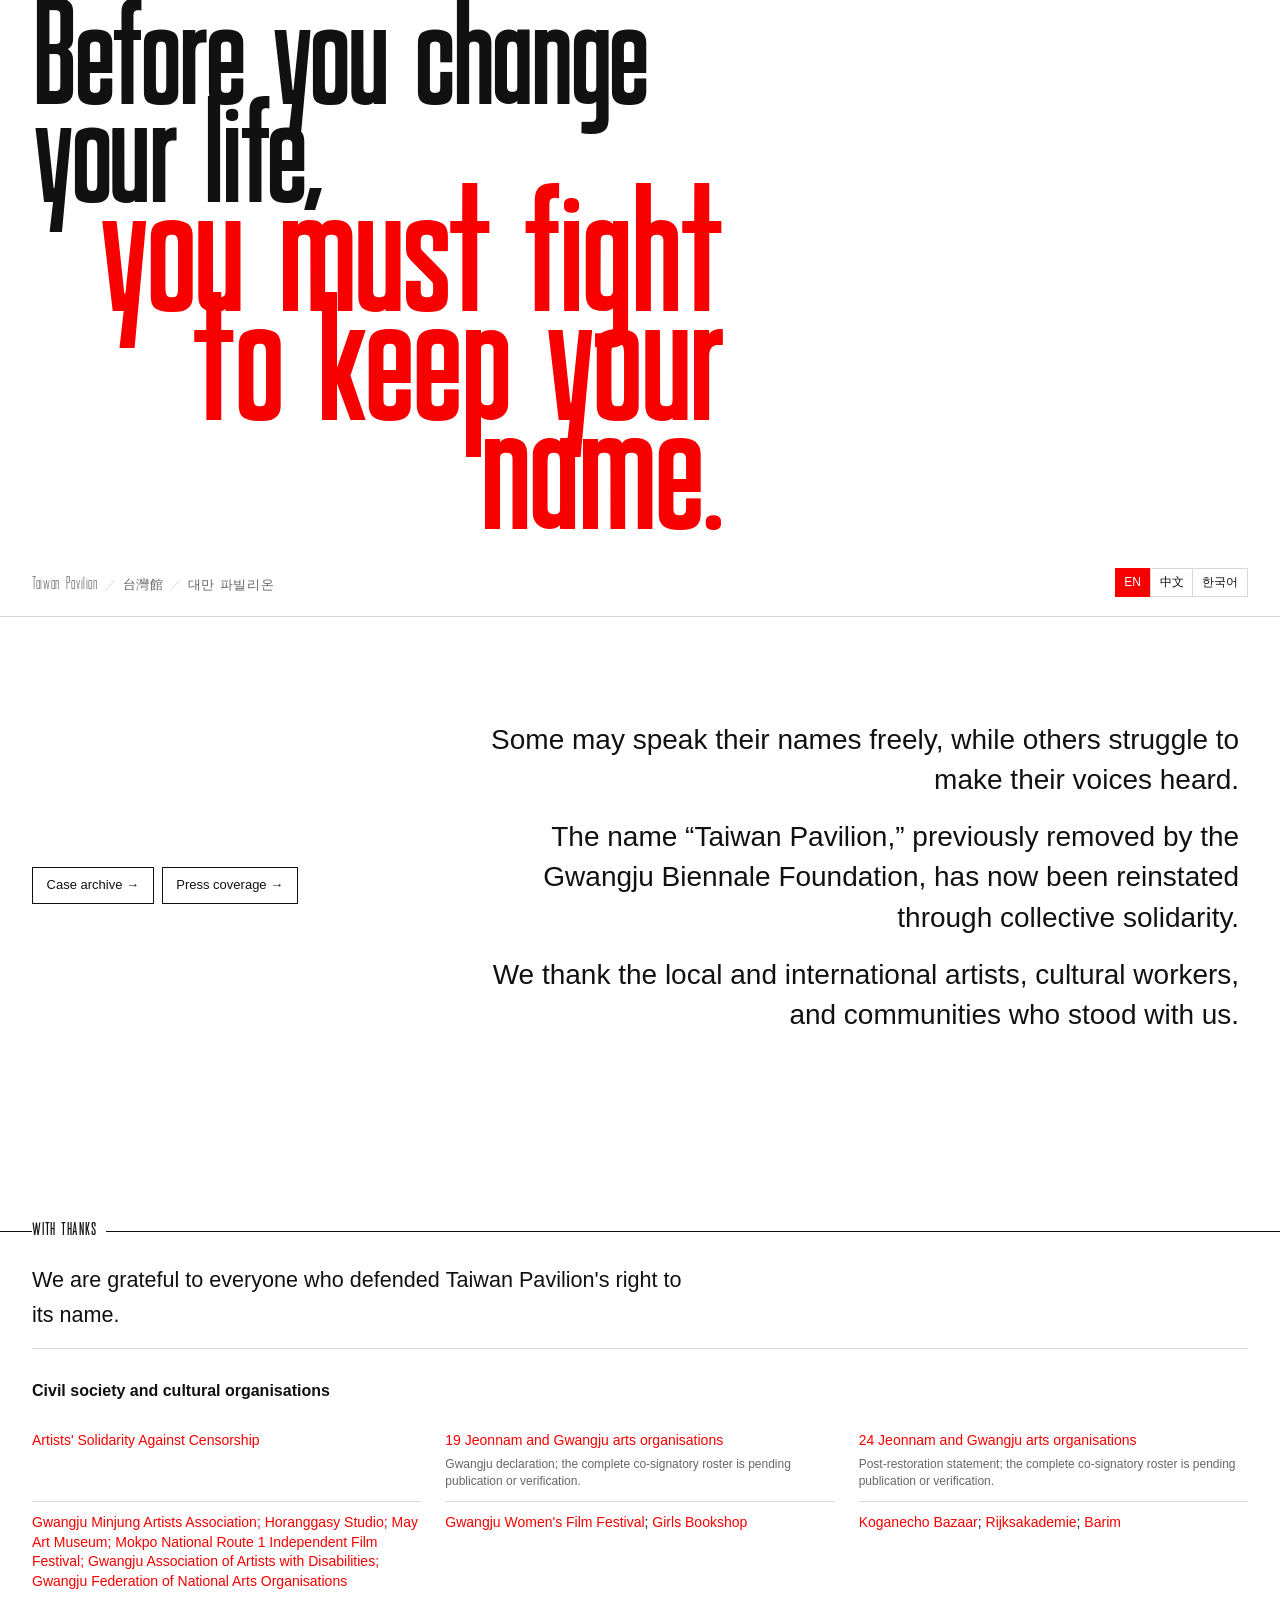
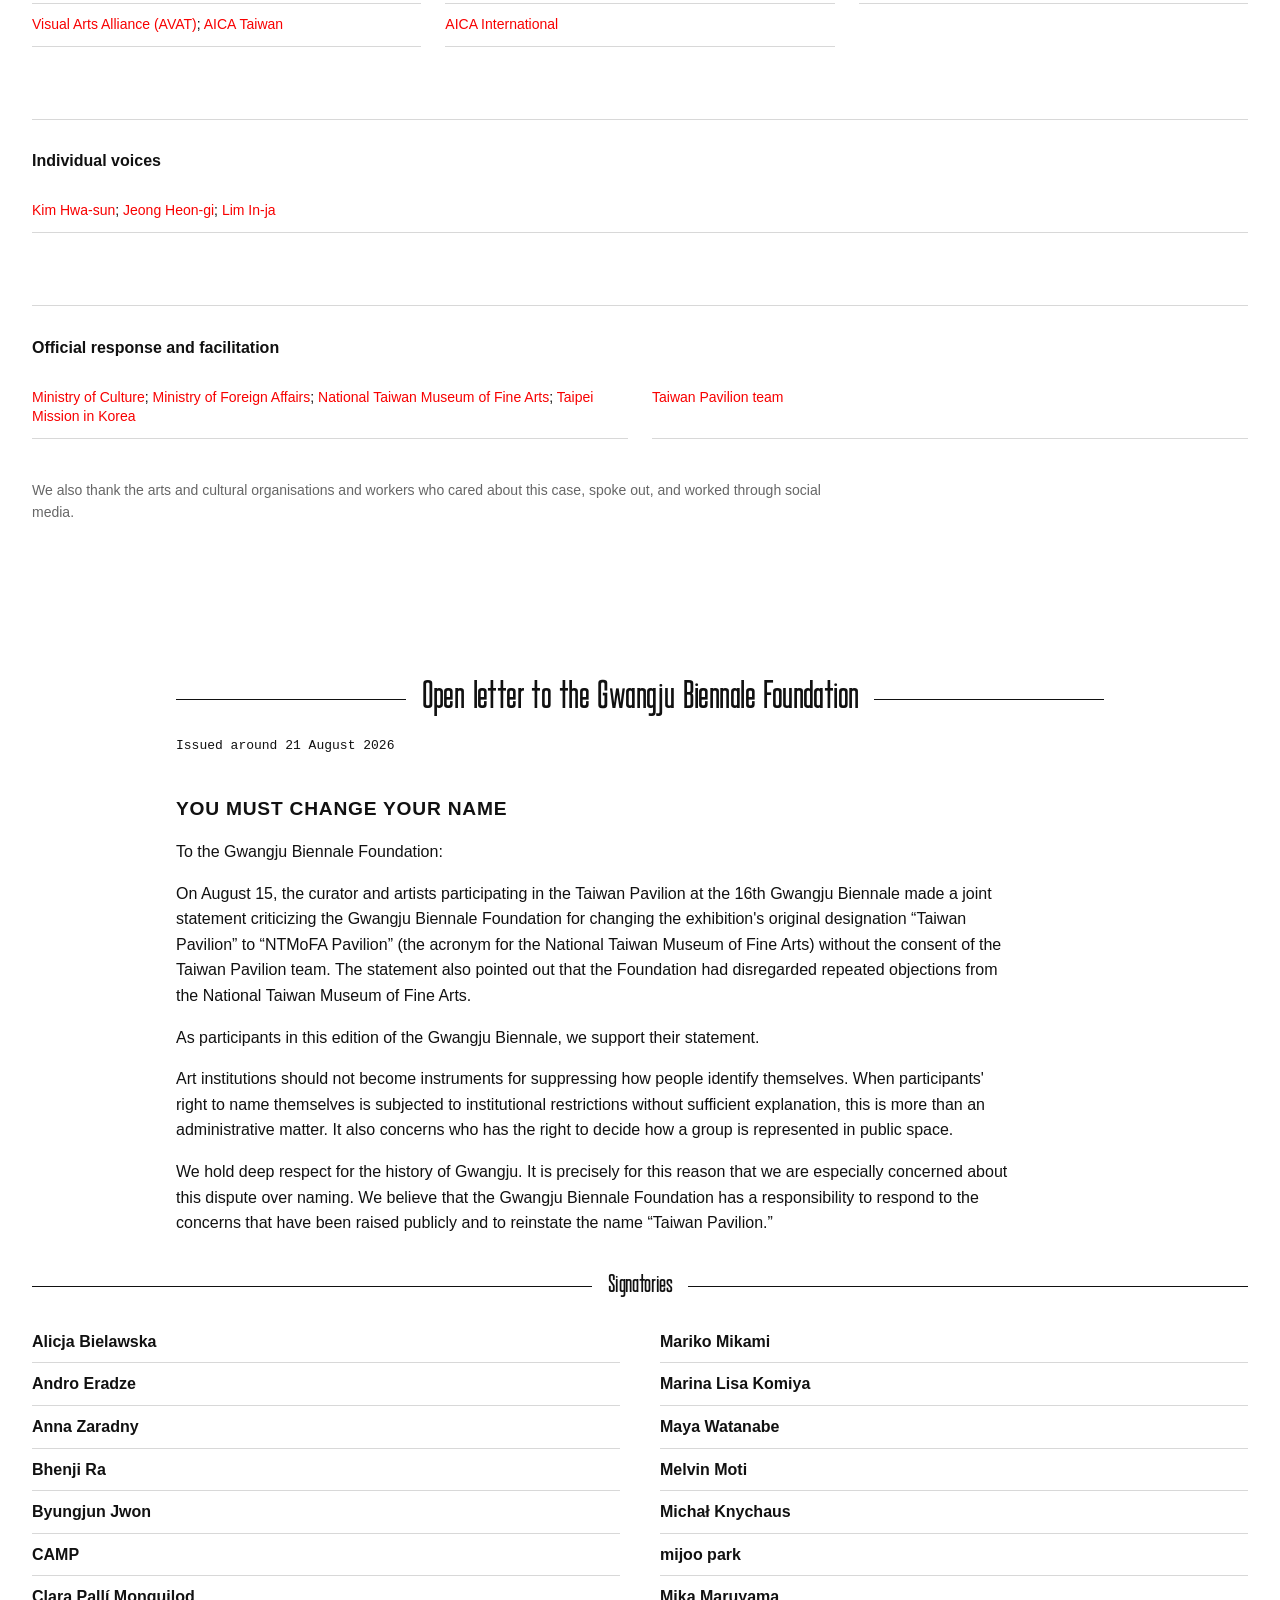
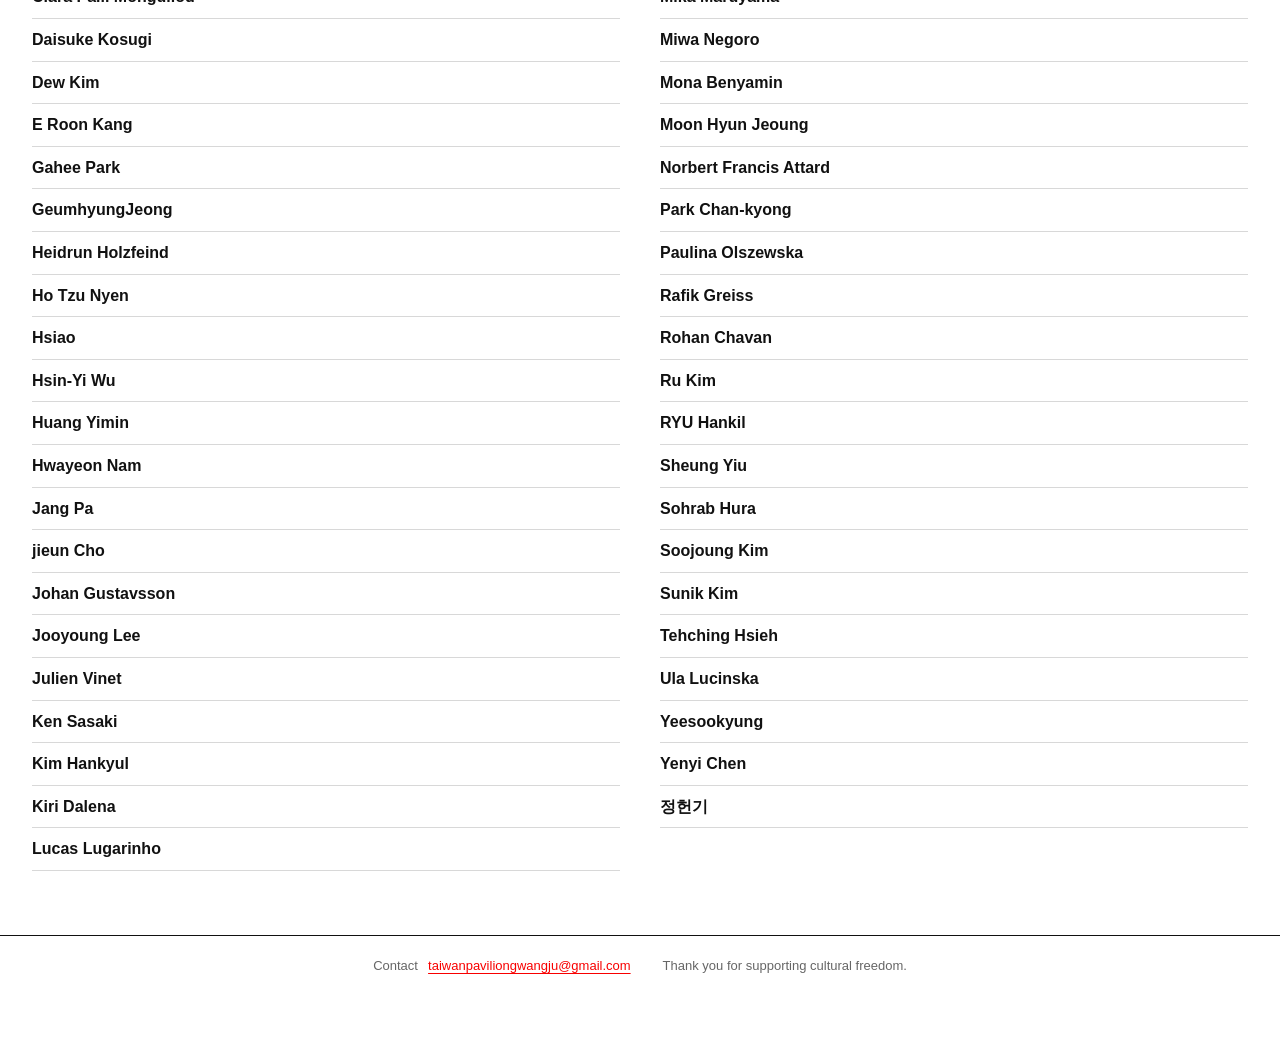
<file: index.html>
<!DOCTYPE html>
<html lang="en" data-lang="en">
<head>
<meta charset="utf-8">
<meta name="viewport" content="width=device-width, initial-scale=1">
<meta name="referrer" content="no-referrer">
<meta http-equiv="Content-Security-Policy"
      content="default-src 'none'; script-src 'self'; style-src 'self'; font-src 'self'; connect-src https://docs.google.com https://*.googleusercontent.com; img-src 'self' data:; base-uri 'none'; form-action 'none'">

<title>Before you change your life, you must fight to keep your name.</title>
<meta name="description" content="Taiwan Pavilion has been reinstated through collective solidarity. We thank the local and international communities who stood with us.">
<link rel="canonical" href="https://whereisthetaiwanpavilion.com/">
<link rel="icon" href="/favicon.svg?v=20260829" type="image/svg+xml">
<meta name="theme-color" content="#111111">

<meta property="og:type" content="website">
<meta property="og:site_name" content="Taiwan Pavilion">
<meta property="og:url" content="https://whereisthetaiwanpavilion.com/">
<meta property="og:title" content="Before you change your life, you must fight to keep your name.">
<meta property="og:description" content="Taiwan Pavilion has been reinstated through collective solidarity.">
<meta property="og:image" content="https://whereisthetaiwanpavilion.com/og.png">
<meta property="og:image:width" content="1200">
<meta property="og:image:height" content="630">
<meta property="og:image:alt" content="Taiwan Pavilion has been reinstated through collective solidarity">
<meta property="og:locale" content="en">
<meta property="og:locale:alternate" content="zh_TW">
<meta property="og:locale:alternate" content="ko_KR">
<meta name="twitter:card" content="summary_large_image">

<link rel="stylesheet" href="style.css">
</head>
<body>

<header class="masthead restoration-masthead">
  <h1 class="sitetitle restoration-title">Before you change your life,<span class="red">you must fight to keep your name.</span></h1>
  <p class="sitetitle-alt">Taiwan Pavilion<i>／</i>台灣館<i>／</i>대만 파빌리온</p>
  <nav id="lang" aria-label="Language">
    <button type="button" data-lang-set="en">EN</button>
    <button type="button" data-lang-set="zh">中文</button>
    <button type="button" data-lang-set="ko">한국어</button>
  </nav>
</header>

<main class="home">
  <section class="home-message wrap">
    <div class="en">
      <p>Some may speak their names freely, while others struggle to make their voices heard.</p>
      <p>The name “Taiwan Pavilion,” previously removed by the Gwangju Biennale Foundation, has now been reinstated through collective solidarity.</p>
      <p>We thank the local and international artists, cultural workers, and communities who stood with us.</p>
    </div>
    <div class="zh">
      <p>在這個世界上，有些人可以簡單地說出自己的名字，另一些人卻是需要費盡力氣才能喊出聲音。</p>
      <p>台灣館的名字曾經一度從今年的光州雙年展被抹除，經過眾人的團結正式恢復。</p>
      <p>處理爭議的過程中，來自光州在地及國際社群堅定地和我們站在一起，我們誠摯表達對各位的感謝。</p>
    </div>
    <div class="ko">
      <p>이 세상에서 자신의 이름을 쉽게 말할 수 있는 사람이 있는가 하면, 힘을 다해야 겨우 목소리를 낼 수 있는 사람도 있습니다.</p>
      <p>대만 파빌리온이라는 이름은 한때 올해 광주비엔날레에서 지워졌지만, 많은 사람들의 단결로 마침내 공식적으로 복구되었습니다.</p>
      <p>논란을 처리하는 과정에서 광주 지역사회와 국제 커뮤니티가 변함없이 우리와 함께해 주었으며, 이에 대해 진심으로 감사의 뜻을 표합니다.</p>
    </div>
    <nav class="buttons" aria-label="Site sections">
      <a class="btn" href="info.html"><span class="en">Case archive →</span><span class="zh">事件檔案 →</span><span class="ko">사건 기록 →</span></a>
      <a class="btn" href="press.html"><span class="en">Press coverage →</span><span class="zh">媒體報導 →</span><span class="ko">언론 보도 →</span></a>
    </nav>
  </section>

  <section class="acknowledgements wrap">
    <h2><span class="en">With thanks</span><span class="zh">感謝</span><span class="ko">감사</span></h2>
    <div class="en acknowledgements-body">
      <p class="acknowledgements-intro">We are grateful to everyone who defended Taiwan Pavilion's right to its name.</p>
      <div class="acknowledgement-groups">
        <section class="acknowledgement-group">
          <h3>Civil society and cultural organisations</h3>
          <ul class="acknowledgement-list">
            <li><a href="https://www.instagram.com/p/DcL3vGuGYMS/" target="_blank" rel="noopener noreferrer">Artists' Solidarity Against Censorship</a></li>
            <li><a href="http://m.kjdaily.com/article.php?aid=1787564281685093006" target="_blank" rel="noopener noreferrer">19 Jeonnam and Gwangju arts organisations</a><span class="source-note">Gwangju declaration; the complete co-signatory roster is pending publication or verification.</span></li>
            <li><a href="https://www.hankookilbo.com/news/article/A2026082711030005724" target="_blank" rel="noopener noreferrer">24 Jeonnam and Gwangju arts organisations</a><span class="source-note">Post-restoration statement; the complete co-signatory roster is pending publication or verification.</span></li>
            <li><a href="http://m.kjdaily.com/article.php?aid=1787564281685093006" target="_blank" rel="noopener noreferrer">Gwangju Minjung Artists Association; Horanggasy Studio; May Art Museum; Mokpo National Route 1 Independent Film Festival; Gwangju Association of Artists with Disabilities; Gwangju Federation of National Arts Organisations</a></li>
            <li><a href="https://www.asiae.co.kr/en/article/2026082800132078516" target="_blank" rel="noopener noreferrer">Gwangju Women's Film Festival</a>; <a href="https://www.theartnewspaper.com/2026/08/26/gwangju-biennale-permits-taiwan-pavilion-name-after-row" target="_blank" rel="noopener noreferrer">Girls Bookshop</a></li>
            <li><a href="https://www.instagram.com/p/DcIDBA9kR5v/" target="_blank" rel="noopener noreferrer">Koganecho Bazaar</a>; <a href="https://www.instagram.com/p/DcLliwYjGzb/" target="_blank" rel="noopener noreferrer">Rijksakademie</a>; <a href="https://www.instagram.com/barimgwangju/" target="_blank" rel="noopener noreferrer">Barim</a></li>
            <li><a href="https://www.facebook.com/share/p/1H2CnwgNuC/" target="_blank" rel="noopener noreferrer">Visual Arts Alliance (AVAT)</a>; <a href="https://www.facebook.com/share/p/19oymeVkgk/" target="_blank" rel="noopener noreferrer">AICA Taiwan</a></li>
            <li><a href="https://aicainternational.news/agora/2026/8/26/aica-international-calls-for-the-restoration-of-the-taiwan-pavilion-at-the-16th-gwangju-biennale" target="_blank" rel="noopener noreferrer">AICA International</a></li>
          </ul>
        </section>
        <section class="acknowledgement-group">
          <h3>Individual voices</h3>
          <ul class="acknowledgement-list">
            <li><a href="http://m.kjdaily.com/article.php?aid=1787564281685093006" target="_blank" rel="noopener noreferrer">Kim Hwa-sun</a>; <a href="http://m.kjdaily.com/article.php?aid=1787564281685093006" target="_blank" rel="noopener noreferrer">Jeong Heon-gi</a>; <a href="https://www.theartnewspaper.com/2026/08/26/gwangju-biennale-permits-taiwan-pavilion-name-after-row" target="_blank" rel="noopener noreferrer">Lim In-ja</a></li>
          </ul>
        </section>
        <section class="acknowledgement-group">
          <h3>Official response and facilitation</h3>
          <ul class="acknowledgement-list">
            <li><a href="https://www.moc.gov.tw/en/News_Content2.aspx?n=467&amp;s=260839" target="_blank" rel="noopener noreferrer">Ministry of Culture</a>; <a href="https://focustaiwan.tw/culture/202608260018" target="_blank" rel="noopener noreferrer">Ministry of Foreign Affairs</a>; <a href="https://focustaiwan.tw/culture/202608260018" target="_blank" rel="noopener noreferrer">National Taiwan Museum of Fine Arts</a>; <a href="https://focustaiwan.tw/culture/202608260018" target="_blank" rel="noopener noreferrer">Taipei Mission in Korea</a></li>
            <li><a href="info.html#first-statement">Taiwan Pavilion team</a></li>
          </ul>
        </section>
      </div>
      <p class="acknowledgements-social">We also thank the arts and cultural organisations and workers who cared about this case, spoke out, and worked through social media.</p>
    </div>
    <div class="zh acknowledgements-body">
      <p class="acknowledgements-intro">感謝所有捍衛台灣館以自身名字出現之權利的人們。</p>
      <div class="acknowledgement-groups">
        <section class="acknowledgement-group">
          <h3>公民社會與文化組織</h3>
          <ul class="acknowledgement-list">
            <li><a href="https://www.instagram.com/p/DcL3vGuGYMS/" target="_blank" rel="noopener noreferrer">反對審查藝術家連帶</a></li>
            <li><a href="http://m.kjdaily.com/article.php?aid=1787564281685093006" target="_blank" rel="noopener noreferrer">全羅南道與光州 19 個藝術組織</a><span class="source-note">光州藝術人與台灣藝術家同行宣言；完整連署名單尚待原始聲明公開或核實。</span></li>
            <li><a href="https://www.hankookilbo.com/news/article/A2026082711030005724" target="_blank" rel="noopener noreferrer">全羅南道與光州 24 個藝術組織</a><span class="source-note">名稱恢復後的聲明；完整連署名單尚待原始聲明公開或核實。</span></li>
            <li><a href="http://m.kjdaily.com/article.php?aid=1787564281685093006" target="_blank" rel="noopener noreferrer">光州民族美術人協會、冬青樹創作所、五月美術館、木浦國道一號獨立電影節、光州身心障礙藝術家協會、光州民族藝術人團體總聯合</a></li>
            <li><a href="https://www.asiae.co.kr/en/article/2026082800132078516" target="_blank" rel="noopener noreferrer">光州女性影展</a>；<a href="https://www.theartnewspaper.com/2026/08/26/gwangju-biennale-permits-taiwan-pavilion-name-after-row" target="_blank" rel="noopener noreferrer">少女的書店</a></li>
            <li><a href="https://www.instagram.com/p/DcIDBA9kR5v/" target="_blank" rel="noopener noreferrer">黃金町市集</a>；<a href="https://www.instagram.com/p/DcLliwYjGzb/" target="_blank" rel="noopener noreferrer">Rijksakademie</a>；<a href="https://www.instagram.com/barimgwangju/" target="_blank" rel="noopener noreferrer">Barim</a></li>
            <li><a href="https://www.facebook.com/share/p/1H2CnwgNuC/" target="_blank" rel="noopener noreferrer">視覺藝術聯盟（AVAT）</a>；<a href="https://www.facebook.com/share/p/19oymeVkgk/" target="_blank" rel="noopener noreferrer">國際藝評人協會臺灣分會</a></li>
            <li><a href="https://aicainternational.news/agora/2026/8/26/aica-international-calls-for-the-restoration-of-the-taiwan-pavilion-at-the-16th-gwangju-biennale" target="_blank" rel="noopener noreferrer">國際藝評人協會總會</a></li>
          </ul>
        </section>
        <section class="acknowledgement-group">
          <h3>個人聲明</h3>
          <ul class="acknowledgement-list">
            <li><a href="http://m.kjdaily.com/article.php?aid=1787564281685093006" target="_blank" rel="noopener noreferrer">金和順</a>；<a href="http://m.kjdaily.com/article.php?aid=1787564281685093006" target="_blank" rel="noopener noreferrer">鄭憲基</a>；<a href="https://www.theartnewspaper.com/2026/08/26/gwangju-biennale-permits-taiwan-pavilion-name-after-row" target="_blank" rel="noopener noreferrer">林仁子</a></li>
          </ul>
        </section>
        <section class="acknowledgement-group">
          <h3>官方回應與協調</h3>
          <ul class="acknowledgement-list">
            <li><a href="https://www.moc.gov.tw/en/News_Content2.aspx?n=467&amp;s=260839" target="_blank" rel="noopener noreferrer">文化部</a>；<a href="https://focustaiwan.tw/culture/202608260018" target="_blank" rel="noopener noreferrer">外交部</a>；<a href="https://focustaiwan.tw/culture/202608260018" target="_blank" rel="noopener noreferrer">國立臺灣美術館</a>；<a href="https://focustaiwan.tw/culture/202608260018" target="_blank" rel="noopener noreferrer">駐韓國台北代表部</a></li>
            <li><a href="info.html#first-statement">台灣館團隊</a></li>
          </ul>
        </section>
      </div>
      <p class="acknowledgements-social">也感謝其他關心此事件、並在社群平台發聲與付出的藝術文化組織及工作者。</p>
    </div>
    <div class="ko acknowledgements-body">
      <p class="acknowledgements-intro">대만 파빌리온이 자신의 이름으로 존재할 권리를 지켜 준 모든 분들께 감사드립니다.</p>
      <div class="acknowledgement-groups">
        <section class="acknowledgement-group">
          <h3>시민사회와 문화예술 단체</h3>
          <ul class="acknowledgement-list">
            <li><a href="https://www.instagram.com/p/DcL3vGuGYMS/" target="_blank" rel="noopener noreferrer">검열에 반대하는 예술인 연대</a></li>
            <li><a href="http://m.kjdaily.com/article.php?aid=1787564281685093006" target="_blank" rel="noopener noreferrer">전남·광주 예술단체 19곳</a><span class="source-note">대만 예술가들과 함께하는 광주 예술인 선언. 전체 연서명 명단은 원문 공개 또는 검증을 기다리고 있습니다.</span></li>
            <li><a href="https://www.hankookilbo.com/news/article/A2026082711030005724" target="_blank" rel="noopener noreferrer">전남·광주 예술단체 24곳</a><span class="source-note">명칭 복구 이후의 성명. 전체 연서명 명단은 원문 공개 또는 검증을 기다리고 있습니다.</span></li>
            <li><a href="http://m.kjdaily.com/article.php?aid=1787564281685093006" target="_blank" rel="noopener noreferrer">광주민족미술인협회, 호랑가시나무창작소, 오월미술관, 목포국도1호선독립영화제, 광주장애인미술협회, 광주민족예술인단체총연합</a></li>
            <li><a href="https://www.asiae.co.kr/en/article/2026082800132078516" target="_blank" rel="noopener noreferrer">광주여성영화제</a>; <a href="https://www.theartnewspaper.com/2026/08/26/gwangju-biennale-permits-taiwan-pavilion-name-after-row" target="_blank" rel="noopener noreferrer">소녀의 서</a></li>
            <li><a href="https://www.instagram.com/p/DcIDBA9kR5v/" target="_blank" rel="noopener noreferrer">코가네초 바자</a>; <a href="https://www.instagram.com/p/DcLliwYjGzb/" target="_blank" rel="noopener noreferrer">Rijksakademie</a>; <a href="https://www.instagram.com/barimgwangju/" target="_blank" rel="noopener noreferrer">바림</a></li>
            <li><a href="https://www.facebook.com/share/p/1H2CnwgNuC/" target="_blank" rel="noopener noreferrer">시각예술연맹(AVAT)</a>; <a href="https://www.facebook.com/share/p/19oymeVkgk/" target="_blank" rel="noopener noreferrer">국제예술비평가협회 대만지부</a></li>
            <li><a href="https://aicainternational.news/agora/2026/8/26/aica-international-calls-for-the-restoration-of-the-taiwan-pavilion-at-the-16th-gwangju-biennale" target="_blank" rel="noopener noreferrer">국제예술비평가협회</a></li>
          </ul>
        </section>
        <section class="acknowledgement-group">
          <h3>개인의 목소리</h3>
          <ul class="acknowledgement-list">
            <li><a href="http://m.kjdaily.com/article.php?aid=1787564281685093006" target="_blank" rel="noopener noreferrer">김화순</a>; <a href="http://m.kjdaily.com/article.php?aid=1787564281685093006" target="_blank" rel="noopener noreferrer">정헌기</a>; <a href="https://www.theartnewspaper.com/2026/08/26/gwangju-biennale-permits-taiwan-pavilion-name-after-row" target="_blank" rel="noopener noreferrer">임인자</a></li>
          </ul>
        </section>
        <section class="acknowledgement-group">
          <h3>공식 대응과 협력</h3>
          <ul class="acknowledgement-list">
            <li><a href="https://www.moc.gov.tw/en/News_Content2.aspx?n=467&amp;s=260839" target="_blank" rel="noopener noreferrer">대만 문화부</a>; <a href="https://focustaiwan.tw/culture/202608260018" target="_blank" rel="noopener noreferrer">대만 외교부</a>; <a href="https://focustaiwan.tw/culture/202608260018" target="_blank" rel="noopener noreferrer">국립대만미술관</a>; <a href="https://focustaiwan.tw/culture/202608260018" target="_blank" rel="noopener noreferrer">주한국타이페이대표부</a></li>
            <li><a href="info.html#first-statement">대만 파빌리온 팀</a></li>
          </ul>
        </section>
      </div>
      <p class="acknowledgements-social">이 사안에 관심을 갖고 소셜 미디어에서 목소리를 내며 힘을 보탠 다른 문화예술 단체와 종사자들에게도 감사드립니다.</p>
    </div>
  </section>

  <section class="open-letter wrap" id="open-letter">
    <h2>Open letter to the Gwangju Biennale Foundation</h2>
    <p class="open-letter-date">Issued around 21 August 2026</p>
    <div class="open-letter-body">
      <h3>You Must Change Your Name</h3>
      <p>To the Gwangju Biennale Foundation:</p>
      <p>On August 15, the curator and artists participating in the Taiwan Pavilion at the 16th Gwangju Biennale made a joint statement criticizing the Gwangju Biennale Foundation for changing the exhibition's original designation “Taiwan Pavilion” to “NTMoFA Pavilion” (the acronym for the National Taiwan Museum of Fine Arts) without the consent of the Taiwan Pavilion team. The statement also pointed out that the Foundation had disregarded repeated objections from the National Taiwan Museum of Fine Arts.</p>
      <p>As participants in this edition of the Gwangju Biennale, we support their statement.</p>
      <p>Art institutions should not become instruments for suppressing how people identify themselves. When participants' right to name themselves is subjected to institutional restrictions without sufficient explanation, this is more than an administrative matter. It also concerns who has the right to decide how a group is represented in public space.</p>
      <p>We hold deep respect for the history of Gwangju. It is precisely for this reason that we are especially concerned about this dispute over naming. We believe that the Gwangju Biennale Foundation has a responsibility to respond to the concerns that have been raised publicly and to reinstate the name “Taiwan Pavilion.”</p>
    </div>
  </section>

  <div class="wrap">
    <section class="zone zone-d">
    <h2 class="signatories-heading">
      <span class="en">Signatories</span>
      <span class="zh">連署人</span>
      <span class="ko">연서명</span>
    </h2>
    <ul id="list">
      <li tabindex="0"><span class="name">Alicja Bielawska</span><span class="occupation">Artist · Poland Pavilion</span></li>
      <li tabindex="0"><span class="name">Andro Eradze</span><span class="occupation">Artist · UCCN</span></li>
      <li tabindex="0"><span class="name">Anna Zaradny</span><span class="occupation">Artist · Poland Pavilion</span></li>
      <li tabindex="0"><span class="name">Bhenji Ra</span><span class="occupation">Artist · Main</span></li>
      <li tabindex="0"><span class="name">Byungjun Jwon</span><span class="occupation">Artist · Main</span></li>
      <li tabindex="0"><span class="name">CAMP</span><span class="occupation">Artist · Main</span></li>
      <li tabindex="0"><span class="name">Clara Pallí Monguilod</span><span class="occupation">Curator · 1646</span></li>
      <li tabindex="0"><span class="name">Daisuke Kosugi</span><span class="occupation">Artist · Main</span></li>
      <li tabindex="0"><span class="name">Dew Kim</span><span class="occupation">Artist · Italy Pavilion</span></li>
      <li tabindex="0"><span class="name">E Roon Kang</span><span class="occupation">Artist · Main</span></li>
      <li tabindex="0"><span class="name">Gahee Park</span><span class="occupation">Curator · Main</span></li>
      <li tabindex="0"><span class="name">GeumhyungJeong</span><span class="occupation">Artist · Main</span></li>
      <li tabindex="0"><span class="name">Heidrun Holzfeind</span><span class="occupation">Artist · Asakusa</span></li>
      <li tabindex="0"><span class="name">Ho Tzu Nyen</span><span class="occupation">Curator · Main</span></li>
      <li tabindex="0"><span class="name">Hsiao</span><span class="occupation">Art Worker · Taiwan Pavilion</span></li>
      <li tabindex="0"><span class="name">Hsin-Yi Wu</span><span class="occupation">Art Worker · Taiwan Pavilion</span></li>
      <li tabindex="0"><span class="name">Huang Yimin</span><span class="occupation">Artist · Koganecho</span></li>
      <li tabindex="0"><span class="name">Hwayeon Nam</span><span class="occupation">Artist · Main</span></li>
      <li tabindex="0"><span class="name">Jang Pa</span><span class="occupation">Artist · IVAE</span></li>
      <li tabindex="0"><span class="name">jieun Cho</span><span class="occupation">Artist · Indonesia Pavilion</span></li>
      <li tabindex="0"><span class="name">Johan Gustavsson</span><span class="occupation">Curator · 1646</span></li>
      <li tabindex="0"><span class="name">Jooyoung Lee</span><span class="occupation">Artist · Asakusa</span></li>
      <li tabindex="0"><span class="name">Julien Vinet</span><span class="occupation">Artist · Malta Pavilion</span></li>
      <li tabindex="0"><span class="name">Ken Sasaki</span><span class="occupation">Artist · Main</span></li>
      <li tabindex="0"><span class="name">Kim Hankyul</span><span class="occupation">Artist · UCCN</span></li>
      <li tabindex="0"><span class="name">Kiri Dalena</span><span class="occupation">Artist · Main</span></li>
      <li tabindex="0"><span class="name">Lucas Lugarinho</span><span class="occupation">Artist · Brazil Pavilion</span></li>
      <li tabindex="0"><span class="name">Mariko Mikami</span><span class="occupation">Curator · Asakusa</span></li>
      <li tabindex="0"><span class="name">Marina Lisa Komiya</span><span class="occupation">Artist · Asakusa</span></li>
      <li tabindex="0"><span class="name">Maya Watanabe</span><span class="occupation">Artist · Main</span></li>
      <li tabindex="0"><span class="name">Melvin Moti</span><span class="occupation">Artist · Main</span></li>
      <li tabindex="0"><span class="name">Michał Knychaus</span><span class="occupation">Artist · Poland Pavilion</span></li>
      <li tabindex="0"><span class="name">mijoo park</span><span class="occupation">Art Worker · curator course</span></li>
      <li tabindex="0"><span class="name">Mika Maruyama</span><span class="occupation">Curator · Asakusa</span></li>
      <li tabindex="0"><span class="name">Miwa Negoro</span><span class="occupation">Curator · Asakusa</span></li>
      <li tabindex="0"><span class="name">Mona Benyamin</span><span class="occupation">Artist · Main</span></li>
      <li tabindex="0"><span class="name">Moon Hyun Jeoung</span><span class="occupation">Curator · Malta Pavilion</span></li>
      <li tabindex="0"><span class="name">Norbert Francis Attard</span><span class="occupation">Artist · Malta Pavilion</span></li>
      <li tabindex="0"><span class="name">Park Chan-kyong</span><span class="occupation">Artist · Main</span></li>
      <li tabindex="0"><span class="name">Paulina Olszewska</span><span class="occupation">Curator · Poland Pavilion</span></li>
      <li tabindex="0"><span class="name">Rafik Greiss</span><span class="occupation">Artist · Main</span></li>
      <li tabindex="0"><span class="name">Rohan Chavan</span><span class="occupation">Artist · Main</span></li>
      <li tabindex="0"><span class="name">Ru Kim</span><span class="occupation">Artist · Italy Pavilion</span></li>
      <li tabindex="0"><span class="name">RYU Hankil</span><span class="occupation">Artist · Main</span></li>
      <li tabindex="0"><span class="name">Sheung Yiu</span><span class="occupation">Artist · Stateless</span></li>
      <li tabindex="0"><span class="name">Sohrab Hura</span><span class="occupation">Artist · Main</span></li>
      <li tabindex="0"><span class="name">Soojoung Kim</span><span class="occupation">Art Worker · UCCN</span></li>
      <li tabindex="0"><span class="name">Sunik Kim</span><span class="occupation">Artist · Main</span></li>
      <li tabindex="0"><span class="name">Tehching Hsieh</span><span class="occupation">Artist · Main</span></li>
      <li tabindex="0"><span class="name">Ula Lucinska</span><span class="occupation">Artist · Poland Pavilion</span></li>
      <li tabindex="0"><span class="name">Yeesookyung</span><span class="occupation">Artist · Poland Pavilion</span></li>
      <li tabindex="0"><span class="name">Yenyi Chen</span><span class="occupation">Artist · Koganecho</span></li>
      <li tabindex="0"><span class="name">정헌기</span><span class="occupation">Curator · France Pavilion</span></li>
    </ul>
    <p id="status" class="status"></p>
    </section>
  </div>
</main>

<footer class="site-footer">
  <p class="contact">
    <span class="en">Contact</span><span class="zh">聯絡我們</span><span class="ko">문의</span>
    <a href="mailto:taiwanpaviliongwangju@gmail.com">taiwanpaviliongwangju@gmail.com</a>
  </p>
  <p class="thanks">
    <span class="en">Thank you for supporting cultural freedom.</span>
    <span class="zh">感謝您支持文化自由。</span>
    <span class="ko">문화적 자유를 지지해 주셔서 감사합니다.</span>
  </p>
</footer>


<script src="app.js"></script>
<script src="scramble.js"></script>
</body>
</html>
</file>
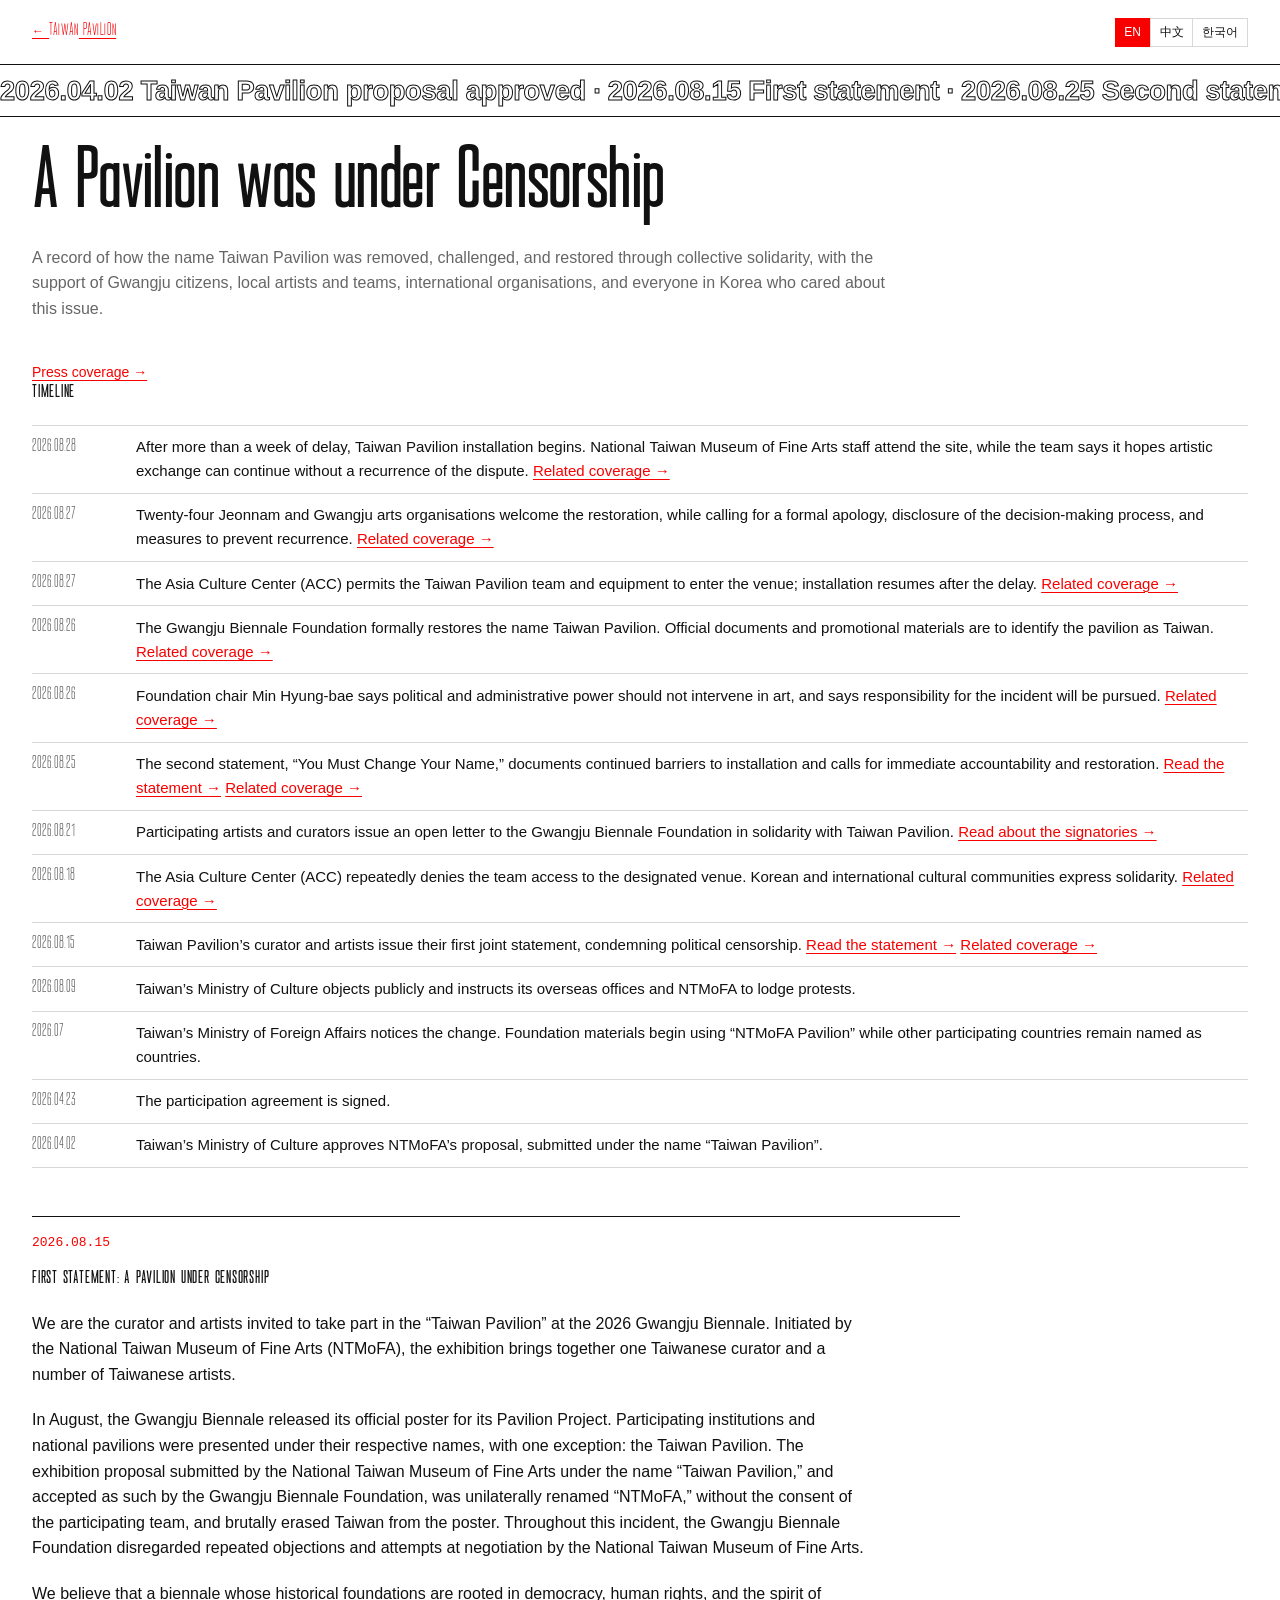
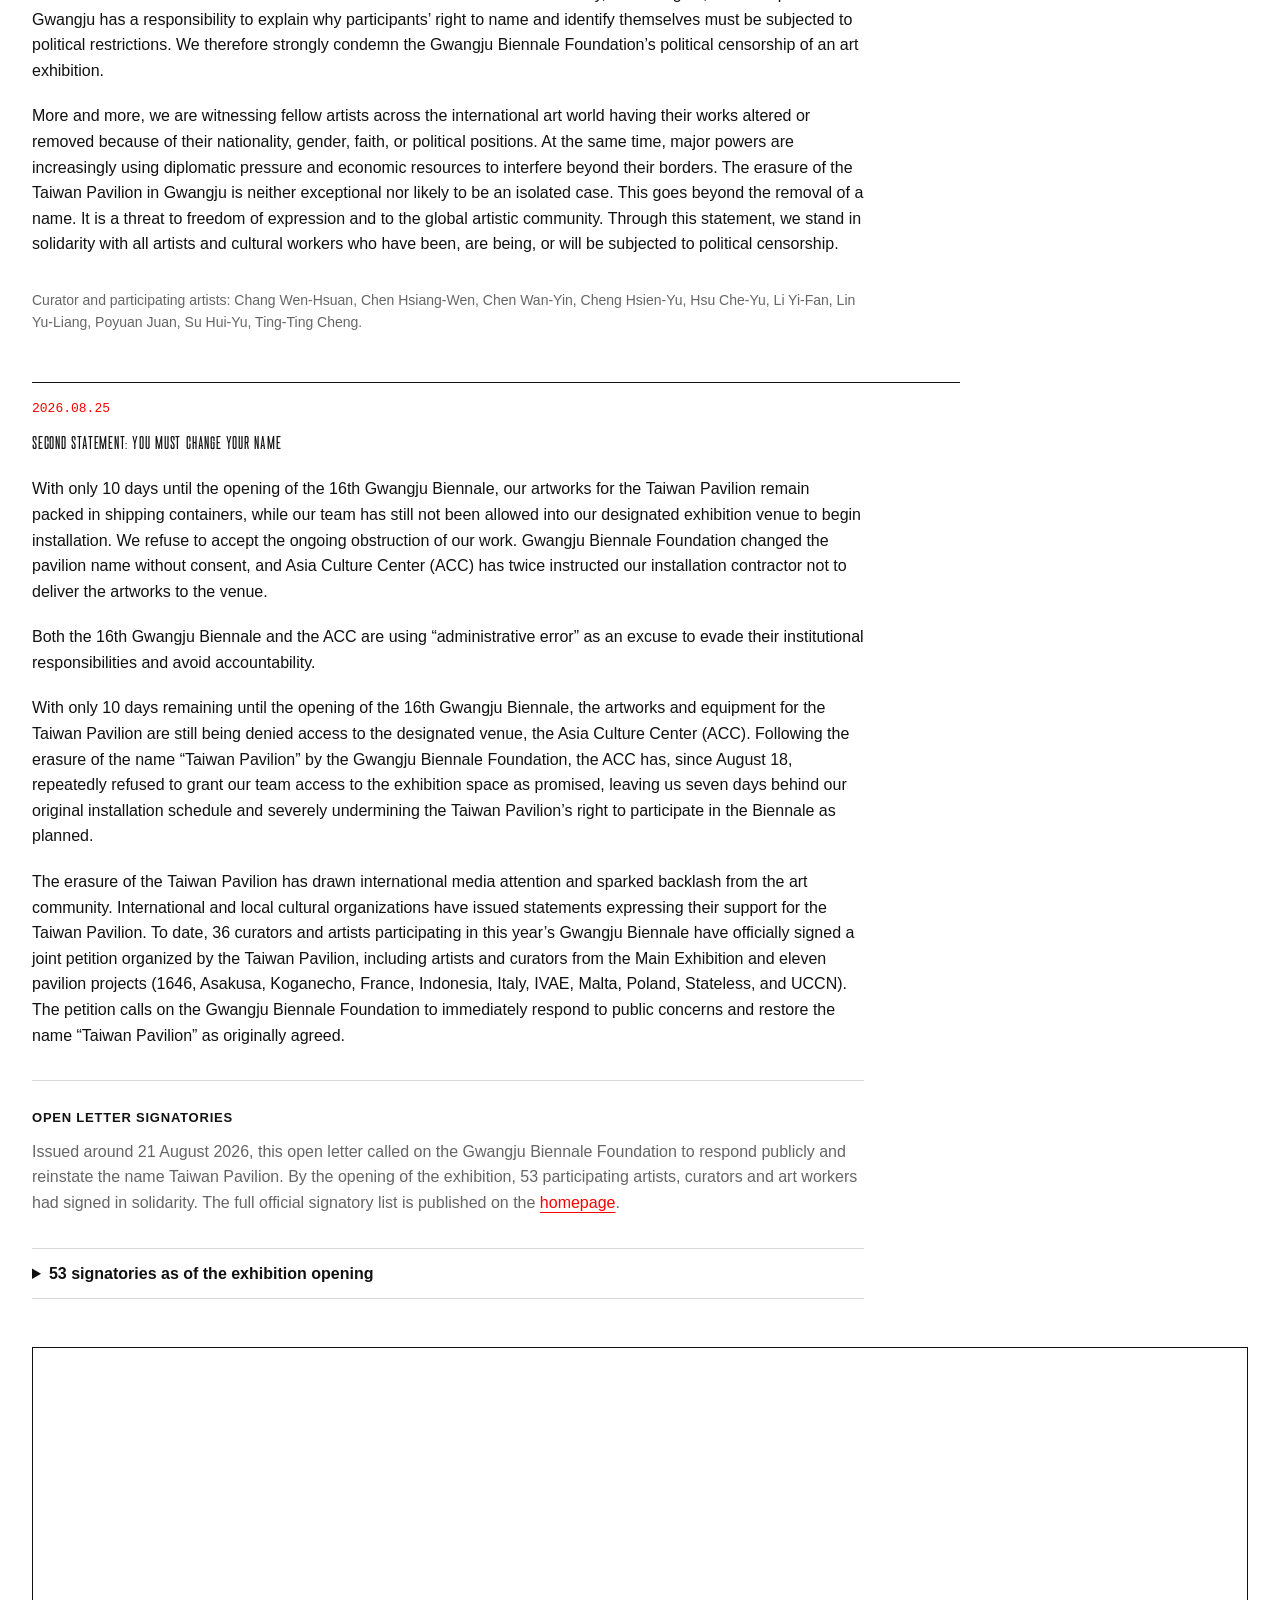
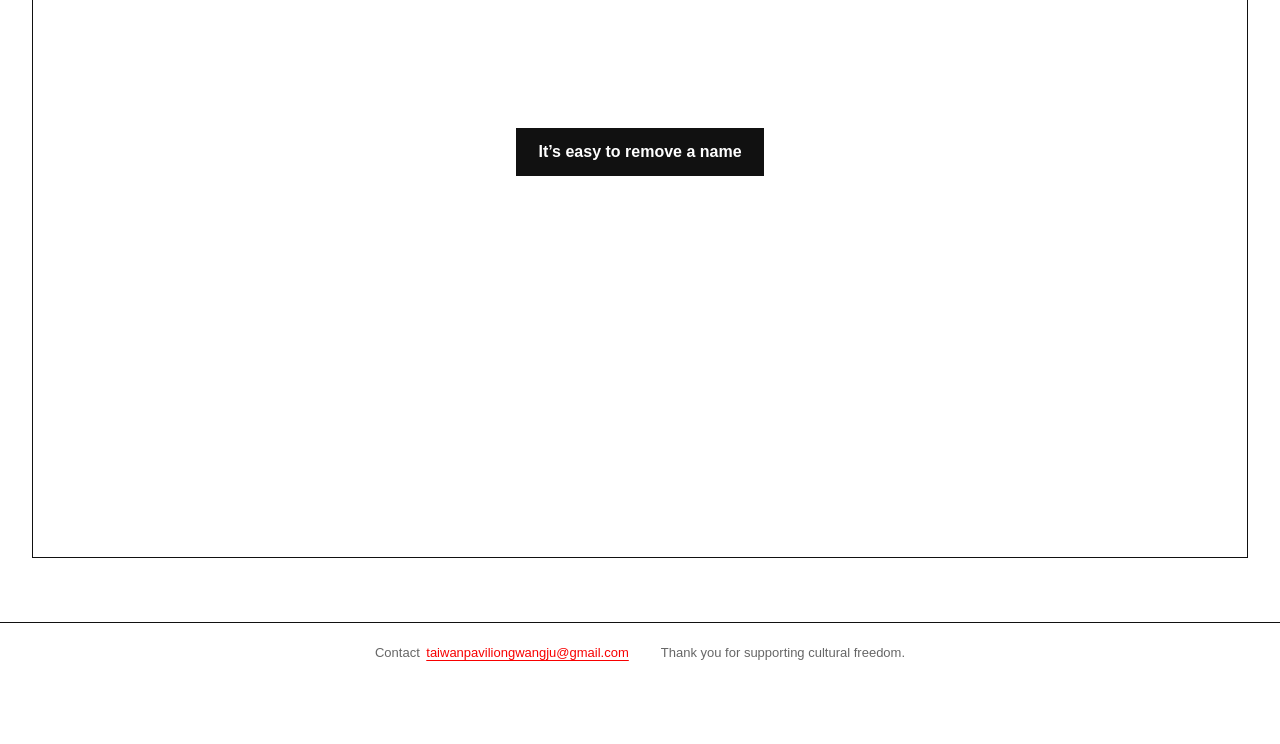
<file: info.html>
<!DOCTYPE html>
<html lang="en" data-lang="en">
<head>
<meta charset="utf-8">
<meta name="viewport" content="width=device-width, initial-scale=1">
<meta name="referrer" content="no-referrer">
<meta http-equiv="Content-Security-Policy"
      content="default-src 'none'; script-src 'self'; style-src 'self'; font-src 'self'; connect-src https://docs.google.com https://*.googleusercontent.com; img-src 'self' data:; base-uri 'none'; form-action 'none'">

<title>A Pavilion was under Censorship — Taiwan Pavilion</title>
<meta name="description" content="An event archive of the Taiwan Pavilion naming dispute, its two statements, and collective solidarity.">
<link rel="canonical" href="https://whereisthetaiwanpavilion.com/info.html">
<link rel="icon" href="/favicon.svg?v=20260829" type="image/svg+xml">
<meta name="theme-color" content="#111111">

<meta property="og:type" content="website">
<meta property="og:site_name" content="Taiwan Pavilion">
<meta property="og:url" content="https://whereisthetaiwanpavilion.com/info.html">
<meta property="og:title" content="A Pavilion was under Censorship">
<meta property="og:description" content="An event archive of the Taiwan Pavilion naming dispute and collective solidarity.">
<meta property="og:image" content="https://whereisthetaiwanpavilion.com/og.png">
<meta property="og:image:width" content="1200">
<meta property="og:image:height" content="630">
<meta property="og:image:alt" content="Taiwan Pavilion event archive">
<meta property="og:locale" content="en">
<meta property="og:locale:alternate" content="zh_TW">
<meta property="og:locale:alternate" content="ko_KR">
<meta name="twitter:card" content="summary_large_image">

<link rel="stylesheet" href="style.css">
</head>
<body>

<header class="topbar">
  <a class="mark" href="index.html">
    <span class="en">← Taiwan Pavilion</span>
    <span class="zh">← 台灣館</span>
    <span class="ko">← 대만 파빌리온</span>
  </a>
  <nav id="lang" aria-label="Language">
    <button type="button" data-lang-set="en">EN</button>
    <button type="button" data-lang-set="zh">中文</button>
    <button type="button" data-lang-set="ko">한국어</button>
  </nav>
</header>

<div class="marquee archive-marquee" aria-label="Key events">
  <div class="marquee-track">
    <span class="marquee-item">2026.04.02 Taiwan Pavilion proposal approved · 2026.08.15 First statement · 2026.08.25 Second statement · 2026.08.26 Taiwan Pavilion restored · 2026.08.27 Installation resumed&nbsp;</span>
    <span class="marquee-item" aria-hidden="true">2026.04.02 Taiwan Pavilion proposal approved · 2026.08.15 First statement · 2026.08.25 Second statement · 2026.08.26 Taiwan Pavilion restored · 2026.08.27 Installation resumed&nbsp;</span>
  </div>
</div>

<main class="page archive">
  <header class="archive-head">
    <h1>A Pavilion was under Censorship</h1>
    <p class="standfirst">
      <span class="en">A record of how the name Taiwan Pavilion was removed, challenged, and restored through collective solidarity, with the support of Gwangju citizens, local artists and teams, international organisations, and everyone in Korea who cared about this issue.</span>
      <span class="zh">記錄台灣館之名如何被抹除、被挑戰，並透過集體團結恢復；也記錄光州市民、在地藝術工作者與團隊、國際機構，以及所有關心此議題的韓國在地人士所給予的支持。</span>
      <span class="ko">대만 파빌리온이라는 이름이 어떻게 지워지고, 맞서 싸워지고, 공동의 연대로 복구되었는지에 대한 기록입니다. 이 과정에는 광주 시민, 지역 예술 노동자와 팀, 국제 기관, 그리고 이 문제에 관심을 가진 모든 한국의 사람들이 함께했습니다.</span>
    </p>
    <p class="more"><a href="press.html#coverage"><span class="en">Press coverage →</span><span class="zh">媒體報導 →</span><span class="ko">언론 보도 →</span></a></p>
  </header>

  <section>
    <h2><span class="en">Timeline</span><span class="zh">時間線</span><span class="ko">타임라인</span></h2>
    <ul class="timeline">
      <li>
        <span class="when">2026.08.28</span>
        <span class="what"><span class="en">After more than a week of delay, Taiwan Pavilion installation begins. National Taiwan Museum of Fine Arts staff attend the site, while the team says it hopes artistic exchange can continue without a recurrence of the dispute. <a href="https://news.kbs.co.kr/news/pc/view/view.do?ncd=8648523" target="_blank" rel="noopener noreferrer">Related coverage →</a></span><span class="zh">延宕逾一週後，台灣館開始佈展。國立臺灣美術館人員到場，團隊表示盼藝術交流不再重演此類爭議。<a href="https://news.kbs.co.kr/news/pc/view/view.do?ncd=8648523" target="_blank" rel="noopener noreferrer">相關報導 →</a></span><span class="ko">1주일 넘는 지연 끝에 대만 파빌리온 설치가 시작됐다. 국립대만미술관 관계자들이 현장을 찾았고, 팀은 이러한 논란이 반복되지 않는 예술 교류를 바란다고 밝혔다. <a href="https://news.kbs.co.kr/news/pc/view/view.do?ncd=8648523" target="_blank" rel="noopener noreferrer">관련 보도 →</a></span></span>
      </li>
      <li>
        <span class="when">2026.08.27</span>
        <span class="what"><span class="en">Twenty-four Jeonnam and Gwangju arts organisations welcome the restoration, while calling for a formal apology, disclosure of the decision-making process, and measures to prevent recurrence. <a href="https://www.hankookilbo.com/news/article/A2026082711030005724" target="_blank" rel="noopener noreferrer">Related coverage →</a></span><span class="zh">全羅南道與光州 24 個藝術組織歡迎名稱恢復，同時要求正式道歉、公開決策過程，並提出防止事件重演的措施。<a href="https://www.hankookilbo.com/news/article/A2026082711030005724" target="_blank" rel="noopener noreferrer">相關報導 →</a></span><span class="ko">전남·광주 예술단체 24곳이 명칭 복구를 환영하는 한편, 공식 사과와 결정 과정 공개, 재발 방지 대책을 요구했다. <a href="https://www.hankookilbo.com/news/article/A2026082711030005724" target="_blank" rel="noopener noreferrer">관련 보도 →</a></span></span>
      </li>
      <li>
        <span class="when">2026.08.27</span>
        <span class="what"><span class="en">The Asia Culture Center (ACC) permits the Taiwan Pavilion team and equipment to enter the venue; installation resumes after the delay. <a href="https://focustaiwan.tw/culture/202608260018" target="_blank" rel="noopener noreferrer">Related coverage →</a></span><span class="zh">國立亞洲文化殿堂（ACC）允許台灣館團隊與設備進入展場，延宕的佈展得以恢復。<a href="https://focustaiwan.tw/culture/202608260018" target="_blank" rel="noopener noreferrer">相關報導 →</a></span><span class="ko">국립아시아문화전당(ACC)이 대만 파빌리온 팀과 장비의 전시장 진입을 허용하면서, 지연됐던 설치가 재개되었다. <a href="https://focustaiwan.tw/culture/202608260018" target="_blank" rel="noopener noreferrer">관련 보도 →</a></span></span>
      </li>
      <li>
        <span class="when">2026.08.26</span>
        <span class="what"><span class="en">The Gwangju Biennale Foundation formally restores the name Taiwan Pavilion. Official documents and promotional materials are to identify the pavilion as Taiwan. <a href="https://focustaiwan.tw/culture/202608260018" target="_blank" rel="noopener noreferrer">Related coverage →</a></span><span class="zh">光州雙年展基金會正式恢復「台灣館」名稱，官方文件與宣傳材料將以台灣館標示。<a href="https://focustaiwan.tw/culture/202608260018" target="_blank" rel="noopener noreferrer">相關報導 →</a></span><span class="ko">광주비엔날레재단이 ‘대만 파빌리온’ 명칭을 공식 복구했다. 공식 문서와 홍보물에도 대만 파빌리온으로 표기하기로 했다. <a href="https://focustaiwan.tw/culture/202608260018" target="_blank" rel="noopener noreferrer">관련 보도 →</a></span></span>
      </li>
      <li>
        <span class="when">2026.08.26</span>
        <span class="what"><span class="en">Foundation chair Min Hyung-bae says political and administrative power should not intervene in art, and says responsibility for the incident will be pursued. <a href="https://www.asiae.co.kr/en/article/2026082800132078516" target="_blank" rel="noopener noreferrer">Related coverage →</a></span><span class="zh">基金會主席閔炯培表示，政治與行政權力不應介入藝術，並稱將追究此次事件的責任。<a href="https://www.asiae.co.kr/en/article/2026082800132078516" target="_blank" rel="noopener noreferrer">相關報導 →</a></span><span class="ko">재단 이사장 민형배는 정치·행정 권력이 예술에 개입해서는 안 된다고 밝히고, 이번 사안의 책임을 묻겠다고 말했다. <a href="https://www.asiae.co.kr/en/article/2026082800132078516" target="_blank" rel="noopener noreferrer">관련 보도 →</a></span></span>
      </li>
      <li>
        <span class="when">2026.08.25</span>
        <span class="what"><span class="en">The second statement, “You Must Change Your Name,” documents continued barriers to installation and calls for immediate accountability and restoration. <a href="#second-statement">Read the statement →</a> <a href="press.html#coverage">Related coverage →</a></span><span class="zh">第二波聲明〈被政治審查與官僚扼殺的台灣館〉記錄持續受阻的佈展，要求立即問責並恢復館名。<a href="#second-statement">閱讀聲明 →</a> <a href="press.html#coverage">相關報導 →</a></span><span class="ko">두 번째 성명 「You Must Change Your Name」은 계속된 설치 방해를 기록하고 즉각적인 책임과 명칭 복구를 요구한다. <a href="#second-statement">성명 읽기 →</a> <a href="press.html#coverage">관련 보도 →</a></span></span>
      </li>
      <li>
        <span class="when">2026.08.21</span>
        <span class="what"><span class="en">Participating artists and curators issue an open letter to the Gwangju Biennale Foundation in solidarity with Taiwan Pavilion. <a href="#open-letter-signatories">Read about the signatories →</a></span><span class="zh">參展藝術家與策展人向光州雙年展基金會發出聲援台灣館的公開信。<a href="#open-letter-signatories">閱讀連署說明 →</a></span><span class="ko">참여 작가와 큐레이터들이 대만 파빌리온을 지지하며 광주비엔날레재단에 공개서한을 보냈다. <a href="#open-letter-signatories">연서명 설명 보기 →</a></span></span>
      </li>
      <li>
        <span class="when">2026.08.18</span>
        <span class="what"><span class="en">The Asia Culture Center (ACC) repeatedly denies the team access to the designated venue. Korean and international cultural communities express solidarity. <a href="press.html#coverage">Related coverage →</a></span><span class="zh">國立亞洲文化殿堂（ACC）數次拒絕團隊進入指定場地；韓國與國際文化社群表達聲援。<a href="press.html#coverage">相關報導 →</a></span><span class="ko">국립아시아문화전당(ACC)이 팀의 지정 전시장 출입을 반복해서 거부했고, 한국과 국제 문화 공동체가 연대를 표했다. <a href="press.html#coverage">관련 보도 →</a></span></span>
      </li>
      <li>
        <span class="when">2026.08.15</span>
        <span class="what"><span class="en">Taiwan Pavilion’s curator and artists issue their first joint statement, condemning political censorship. <a href="#first-statement">Read the statement →</a> <a href="press.html#coverage">Related coverage →</a></span><span class="zh">台灣館策展人與藝術家發表第一波聯合聲明，譴責政治審查。<a href="#first-statement">閱讀聲明 →</a> <a href="press.html#coverage">相關報導 →</a></span><span class="ko">대만 파빌리온의 큐레이터와 작가들이 정치적 검열을 규탄하는 첫 공동 성명을 발표했다. <a href="#first-statement">성명 읽기 →</a> <a href="press.html#coverage">관련 보도 →</a></span></span>
      </li>
      <li>
        <span class="when">2026.08.09</span>
        <span class="what"><span class="en">Taiwan’s Ministry of Culture objects publicly and instructs its overseas offices and NTMoFA to lodge protests.</span><span class="zh">文化部公開表達異議，並指示駐外單位與國美館持續向主辦方抗議。</span><span class="ko">대만 문화부가 공개적으로 이의를 제기하고, 재외 사무소와 국립대만미술관에 항의를 지시했다.</span></span>
      </li>
      <li>
        <span class="when">2026.07</span>
        <span class="what"><span class="en">Taiwan’s Ministry of Foreign Affairs notices the change. Foundation materials begin using “NTMoFA Pavilion” while other participating countries remain named as countries.</span><span class="zh">台灣外交部發現名稱遭更動；財團法人的資料開始使用「NTMoFA Pavilion」，其他參展國家仍以國名標示。</span><span class="ko">대만 외교부가 명칭 변경을 인지했고, 재단 자료는 다른 참가국에는 국가명을 유지한 채 ‘NTMoFA Pavilion’을 사용하기 시작했다.</span></span>
      </li>
      <li>
        <span class="when">2026.04.23</span>
        <span class="what"><span class="en">The participation agreement is signed.</span><span class="zh">雙方簽署參展協議。</span><span class="ko">참가 협약이 체결되었다.</span></span>
      </li>
      <li>
        <span class="when">2026.04.02</span>
        <span class="what"><span class="en">Taiwan’s Ministry of Culture approves NTMoFA’s proposal, submitted under the name “Taiwan Pavilion”.</span><span class="zh">台灣文化部核定國美館以「台灣館」名義提出的參展計畫。</span><span class="ko">대만 문화부가 ‘대만 파빌리온’ 명의로 제출된 국립대만미술관의 참가 계획을 승인했다.</span></span>
      </li>
    </ul>
  </section>

  <section class="statement" id="first-statement">
    <header>
      <p class="statement-date">2026.08.15</p>
      <h2><span class="en">First statement: A Pavilion under Censorship</span><span class="zh">第一波聲明：受審查的台灣館</span><span class="ko">첫 번째 성명: 검열 아래의 광주비엔날레 파빌리온 - 사라진 대만 파빌리온</span></h2>
    </header>
    <div class="en statement-body">
      <p>We are the curator and artists invited to take part in the “Taiwan Pavilion” at the 2026 Gwangju Biennale. Initiated by the National Taiwan Museum of Fine Arts (NTMoFA), the exhibition brings together one Taiwanese curator and a number of Taiwanese artists.</p>
      <p>In August, the Gwangju Biennale released its official poster for its Pavilion Project. Participating institutions and national pavilions were presented under their respective names, with one exception: the Taiwan Pavilion. The exhibition proposal submitted by the National Taiwan Museum of Fine Arts under the name “Taiwan Pavilion,” and accepted as such by the Gwangju Biennale Foundation, was unilaterally renamed “NTMoFA,” without the consent of the participating team, and brutally erased Taiwan from the poster. Throughout this incident, the Gwangju Biennale Foundation disregarded repeated objections and attempts at negotiation by the National Taiwan Museum of Fine Arts.</p>
      <p>We believe that a biennale whose historical foundations are rooted in democracy, human rights, and the spirit of Gwangju has a responsibility to explain why participants’ right to name and identify themselves must be subjected to political restrictions. We therefore strongly condemn the Gwangju Biennale Foundation’s political censorship of an art exhibition.</p>
      <p>More and more, we are witnessing fellow artists across the international art world having their works altered or removed because of their nationality, gender, faith, or political positions. At the same time, major powers are increasingly using diplomatic pressure and economic resources to interfere beyond their borders. The erasure of the Taiwan Pavilion in Gwangju is neither exceptional nor likely to be an isolated case. This goes beyond the removal of a name. It is a threat to freedom of expression and to the global artistic community. Through this statement, we stand in solidarity with all artists and cultural workers who have been, are being, or will be subjected to political censorship.</p>
    </div>
    <div class="zh statement-body">
      <p>我們是一群獲邀參與 2026 年光州雙年展「台灣館」的策展人與藝術家。本展覽由國立台灣美術館發起，邀請台灣策展人及多位台灣藝術家展出。</p>
      <p>今年八月，光州雙年展官方發布的海報上，參展機構與國家館都被如實地呈現，唯獨台灣館沒有。國立台灣美術館以「Taiwan Pavilion」提案並獲光州雙年展基金會接受的參展計畫，在未經參展團隊知情同意的情況下，被光州雙年展基金會粗暴地更名為「NTMoFA」（國立台灣美術館之英文縮寫），強行將台灣從海報上抹去。此事件中，光州雙年展基金會無視國立台灣美術館多次抗議與交涉。我們認為一個以民主、人權與光州精神作為自身歷史基礎的雙年展，應有責任說明：為何參展者的自我命名必須受到政治性的限制。</p>
      <p>對此，我們強烈譴責光州雙年展基金會針對藝術展覽的政治審查。</p>
      <p>近年來，我們越來越常從國際藝術圈友人聽聞，自己的作品因為國族、性別、信仰、政治立場而被刪改或撤除，而各大國透過外交與資源進行跨境干涉的情況也越來越強勢。台灣館被消失的事件並不特殊，也不會是個案，這不僅是針對一個名字的抹除，更是對言論自由與全球藝術社群的威脅。透過此聲明，我們和所有已遭受、正遭受、將遭受政治審查的藝術工作者們站在一起。</p>
    </div>
    <div class="ko statement-body">
      <p>우리는 2026년 제16회 광주비엔날레 파빌리온 ‘대만 파빌리온’에 참여하도록 초청받은 큐레이터와 작가들입니다. 이번 ‘대만 파빌리온’ 전시는 국립대만미술관이 주최하고, 대만 출신 큐레이터 한 명과 여러 대만 작가를 초청하여 개최됩니다.</p>
      <p>올해 8월, 광주비엔날레 파빌리온 공식 포스터에는 참여 국가와 기관 파빌리온 명칭이 있는 그대로 표기되었으나, 오직 대만 파빌리온만이 예외였습니다. 국립대만미술관이 ‘대만 파빌리온(Taiwan Pavilion)’으로 제안하고 (재)광주비엔날레가 승인했던 참여 프로젝트는, 참여 구성원의 어떠한 인지나 동의 없이 (재)광주비엔날레에 의해 일방적이고 폭력적으로 ‘NTMoFA’(국립대만미술관의 영문 약자)로 명칭이 변경되었으며, 포스터에서 ‘대만(Taiwan)’이 강제로 지워졌습니다. 이 과정에서 (재)광주비엔날레는 국립대만미술관의 수차례에 걸친 항의와 교섭을 무시했습니다. 광주비엔날레는 민주주의, 인권, 그리고 광주정신을 그 역사적 토대로 삼고 있는 비엔날레라면, 왜 참여자가 스스로 정한 이름이 정치적인 제한을 받아야 하는지 설명할 책임이 있다고 생각합니다.</p>
      <p>이에 우리는 이번 예술 전시에 대한 (재)광주비엔날레의 정치적 검열을 강력히 규탄합니다.</p>
      <p>최근 몇 년간, 우리는 국제 예술계의 지인들로부터 민족, 성별, 신앙, 정치적 입장 때문에 자신의 작품이 삭제, 수정 또는 철거되었다는 이야기를 점점 더 자주 목격하고 있으며, 강대국들이 외교와 자원을 동원하여 국경을 넘어 간섭하는 상황 역시 갈수록 거세지고 있습니다. 대만 파빌리온이 사라진 이번 사건은 특수한 일이 아니며 개별적인 사례로 끝나지도 않을 것입니다. 이는 단순한 이름 하나의 삭제를 넘어, 표현의 자유와 전 세계 예술 공동체에 대한 위협입니다. 이 성명서를 통해, 우리는 정치적 검열을 과거에 겪었거나, 현재 겪고 있거나, 앞으로 겪게 될 모든 예술 종사자와 굳건히 연대합니다.</p>
    </div>
    <p class="names"><span class="en">Curator and participating artists: Chang Wen-Hsuan, Chen Hsiang-Wen, Chen Wan-Yin, Cheng Hsien-Yu, Hsu Che-Yu, Li Yi-Fan, Lin Yu-Liang, Poyuan Juan, Su Hui-Yu, Ting-Ting Cheng.</span><span class="zh">策展人與參展藝術家：李亦凡、阮柏遠、林瑜亮、張紋瑄、許哲瑜、陳湘汶、陳琬尹、鄭先喻、鄭亭亭、蘇匯宇。</span><span class="ko">큐레이터 및 참여 작가: 천샹원, 정셴위, 리이판, 루안바이위안, 린위량, 장원쉬안, 정팅팅, 쉬저위, 천완인, 쑤후이위.</span></p>
  </section>

  <section class="statement" id="second-statement">
    <header>
      <p class="statement-date">2026.08.25</p>
      <h2><span class="en">Second statement: You Must Change Your Name</span><span class="zh">第二波聲明：被政治審查與官僚扼殺的台灣館</span><span class="ko">두 번째 성명: You Must Change Your Name</span></h2>
    </header>
    <div class="en statement-body">
      <p>With only 10 days until the opening of the 16th Gwangju Biennale, our artworks for the Taiwan Pavilion remain packed in shipping containers, while our team has still not been allowed into our designated exhibition venue to begin installation. We refuse to accept the ongoing obstruction of our work. Gwangju Biennale Foundation changed the pavilion name without consent, and Asia Culture Center (ACC) has twice instructed our installation contractor not to deliver the artworks to the venue.</p>
      <p>Both the 16th Gwangju Biennale and the ACC are using “administrative error” as an excuse to evade their institutional responsibilities and avoid accountability.</p>
      <p>With only 10 days remaining until the opening of the 16th Gwangju Biennale, the artworks and equipment for the Taiwan Pavilion are still being denied access to the designated venue, the Asia Culture Center (ACC). Following the erasure of the name “Taiwan Pavilion” by the Gwangju Biennale Foundation, the ACC has, since August 18, repeatedly refused to grant our team access to the exhibition space as promised, leaving us seven days behind our original installation schedule and severely undermining the Taiwan Pavilion’s right to participate in the Biennale as planned.</p>
      <p>The erasure of the Taiwan Pavilion has drawn international media attention and sparked backlash from the art community. International and local cultural organizations have issued statements expressing their support for the Taiwan Pavilion. To date, 36 curators and artists participating in this year’s Gwangju Biennale have officially signed a joint petition organized by the Taiwan Pavilion, including artists and curators from the Main Exhibition and eleven pavilion projects (1646, Asakusa, Koganecho, France, Indonesia, Italy, IVAE, Malta, Poland, Stateless, and UCCN). The petition calls on the Gwangju Biennale Foundation to immediately respond to public concerns and restore the name “Taiwan Pavilion” as originally agreed.</p>
    </div>
    <div class="zh statement-body">
      <p>第十六屆光州雙年展開幕在即，台灣館作品與所有設備仍然被拒於展場門外。距離原定佈展日已經晚了足足七天。光州雙年展基金會首先擅自變更展館名稱，而自 8 月 18 日起，台灣館展覽地點國立亞洲文化殿堂（ACC）數次拒絕我方團隊入場佈展，嚴重損害藝術家參展權益。</p>
      <p>光州雙年展台灣館更名事件，引發國際媒體關注及藝術社群反彈。來自國際與光州市的文化團體各自發表聲明表達聲援，此外，36 位參與本屆光州雙年展的策展人與藝術家共同簽署致光州雙年展基金會公開信，簽署者包含來自主策展區及十一個 Pavilion 展館（1646 館、淺草館、黃金町館、法國館、印尼館、義大利館、IVAE 館、馬爾他館、波蘭館、Stateless 館，以及 UCCN 館），與我們站在一起，要求光州雙年展基金會立即公開回應公眾疑慮並恢復「台灣館」。</p>
    </div>
    <div class="ko statement-body placeholder"><p>한국어 성명은 정리 중입니다.</p></div>
    <div class="open-letter-signatories" id="open-letter-signatories">
      <h3><span class="en">Open letter signatories</span><span class="zh">聲援公開信連署者</span><span class="ko">공개서한 연서명자</span></h3>
      <p><span class="en">Issued around 21 August 2026, this open letter called on the Gwangju Biennale Foundation to respond publicly and reinstate the name Taiwan Pavilion. By the opening of the exhibition, 53 participating artists, curators and art workers had signed in solidarity. The full official signatory list is published on the <a href="index.html#list">homepage</a>.</span><span class="zh">這封公開信約於 2026 年 8 月 21 日發出，要求光州雙年展基金會公開回應並恢復「台灣館」名稱。截至展覽開幕，共 53 位參與藝術家、策展人及藝術工作者連署表達聲援，完整的官方連署名單刊載於<a href="index.html#list">首頁</a>。</span><span class="ko">이 공개서한은 2026년 8월 21일경 발표되어 광주비엔날레재단이 공개적으로 답변하고 대만 파빌리온의 이름을 복구할 것을 요구했습니다. 전시 개막 시점까지 참여 작가, 큐레이터, 예술 노동자 총 53명이 연대의 뜻으로 서명했습니다. 공식 연서명 전체 명단은 <a href="index.html#list">홈페이지</a>에 공개되어 있습니다.</span></p>
    </div>
    <details class="historical-signatories">
      <summary><span class="en">53 signatories as of the exhibition opening</span><span class="zh">截至展覽開幕的 53 位連署者</span><span class="ko">전시 개막 기준 53명의 서명자</span></summary>
      <p>Bhenji Ra · Byungjun Jwon · CAMP · Daisuke Kosugi · E Roon Kang · Geumhyung Jeong · Hwayeon Nam · Ken Sasaki · Kiri Dalena · Melvin Moti · Mona Benyamin · Park Chan-kyong · Rafik Greiss · RYU Hankil · Sohrab Hura · Gahee Park · Heidrun Holzfeind · Mika Maruyama · Mariko Mikami · Miwa Negoro · 정헌기 · Jang Pa · Dew Kim · Johan Gustavsson · Clara Pallí Monguilod · Julien Vinet · Norbert Francis Attard · Moon Hyun Jeoung · Yeesookyung · Sheung Yiu · Kim Hankyul · Soojoung Kim · Mijoo Park · Huang Yi-Min 黃逸民 · Chen Yen-Yi 陳妍伊 · Alicja Bielawska · Andro Eradze · Anna Zaradny · Ho Tzu Nyen · Hsiao · Hsin-Yi Wu · Jieun Cho · Jooyoung Lee · Lucas Lugarinho · Marina Lisa Komiya · Maya Watanabe · Michał Knychaus · Paulina Olszewska · Rohan Chavan · Ru Kim · Sunik Kim · Tehching Hsieh · Ula Lucinska</p>
    </details>
  </section>

  <section class="archive-game">
    <div class="game" id="game">
      <div class="board" id="board">
        <div class="bricks" id="bricks"></div><div class="sparks" id="sparks"></div><div class="paddle" id="paddle"></div><div class="ball" id="ball"></div>
        <div class="overlay" id="overlay"><button class="game-start" id="game-start" type="button"><span class="en">It’s easy to remove a name</span><span class="zh">抹掉一個名字很容易</span><span class="ko">이름을 지우는 건 쉽습니다</span></button></div>
        <p class="hint" id="hint" hidden><span class="en">Tap to launch</span><span class="zh">點擊發射</span><span class="ko">눌러서 발사</span></p>
      </div>
    </div>
  </section>
</main>

<footer class="site-footer">
  <p class="contact"><span class="en">Contact</span><span class="zh">聯絡我們</span><span class="ko">문의</span><a href="mailto:taiwanpaviliongwangju@gmail.com">taiwanpaviliongwangju@gmail.com</a></p>
  <p class="thanks"><span class="en">Thank you for supporting cultural freedom.</span><span class="zh">感謝您支持文化自由。</span><span class="ko">문화적 자유를 지지해 주셔서 감사합니다.</span></p>
</footer>

<script src="app.js"></script>
<script src="scramble.js"></script>
<script src="game.js"></script>
</body>
</html>
</file>
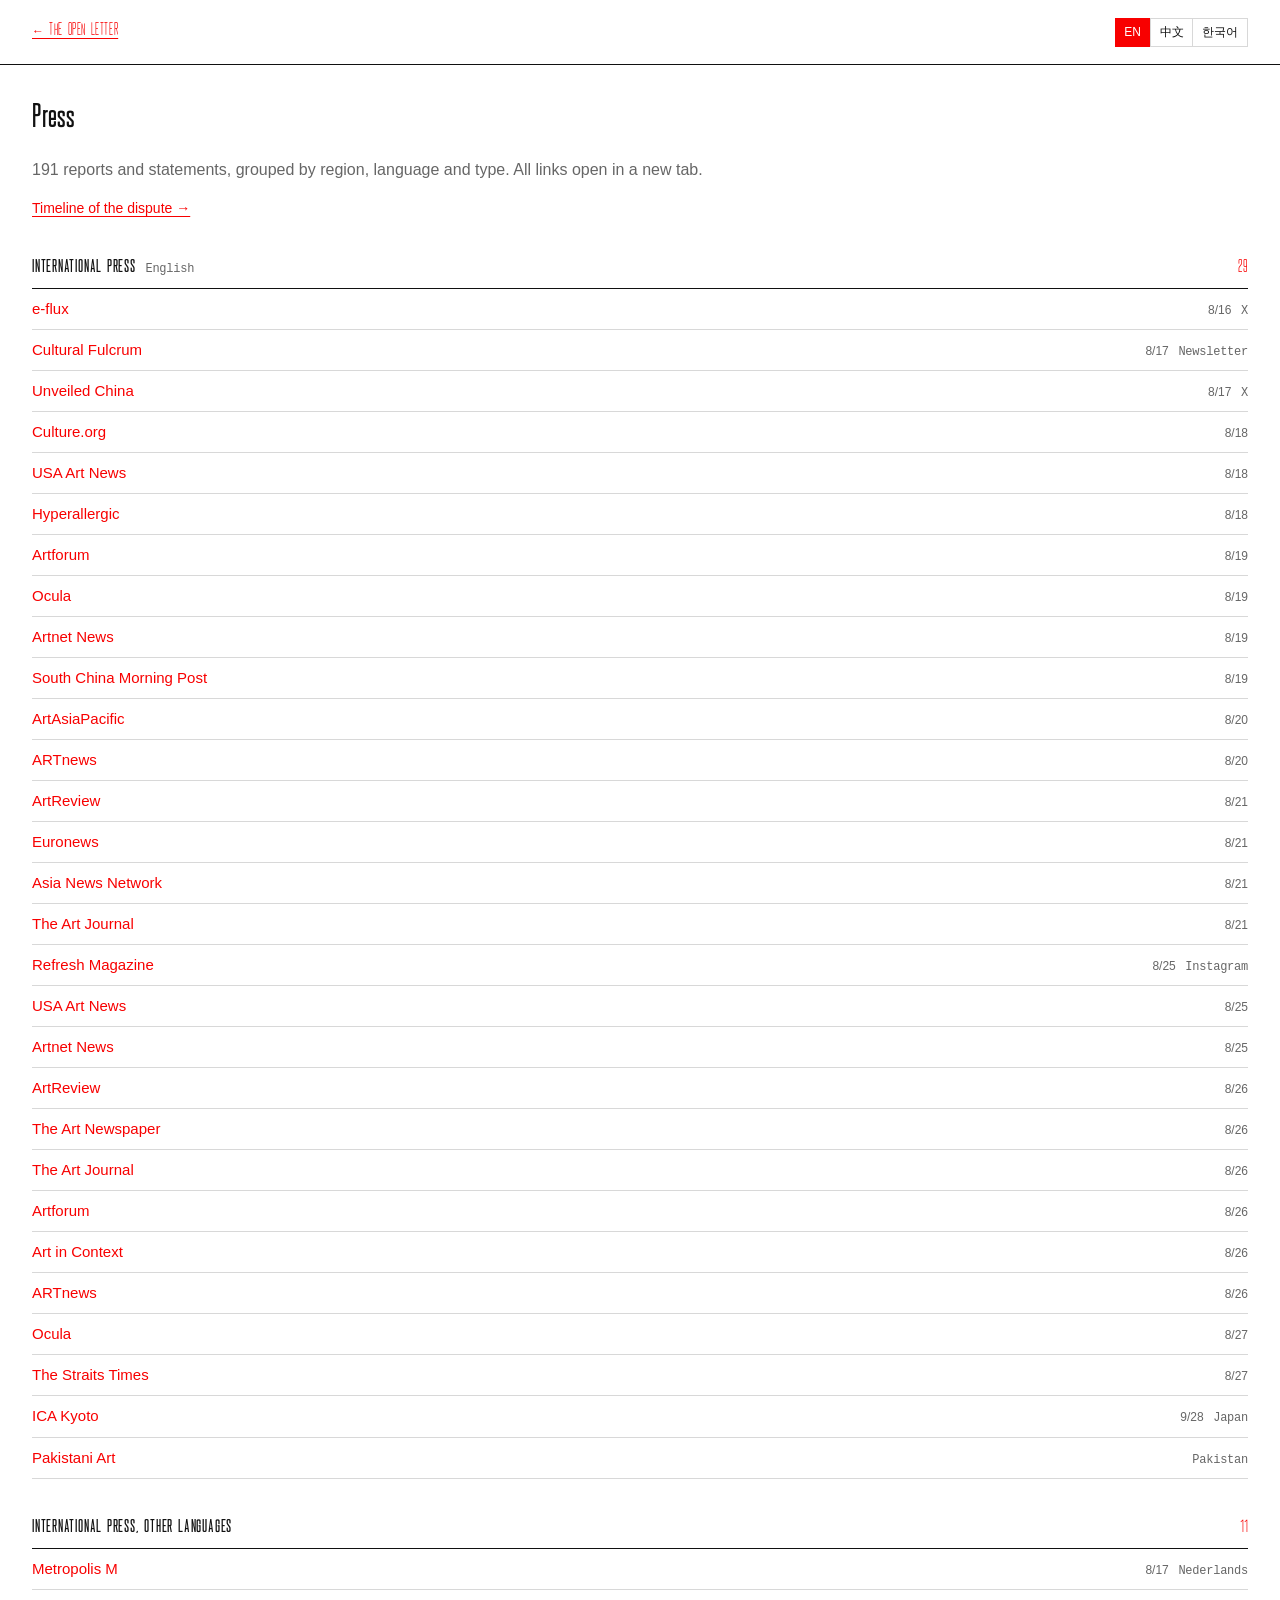
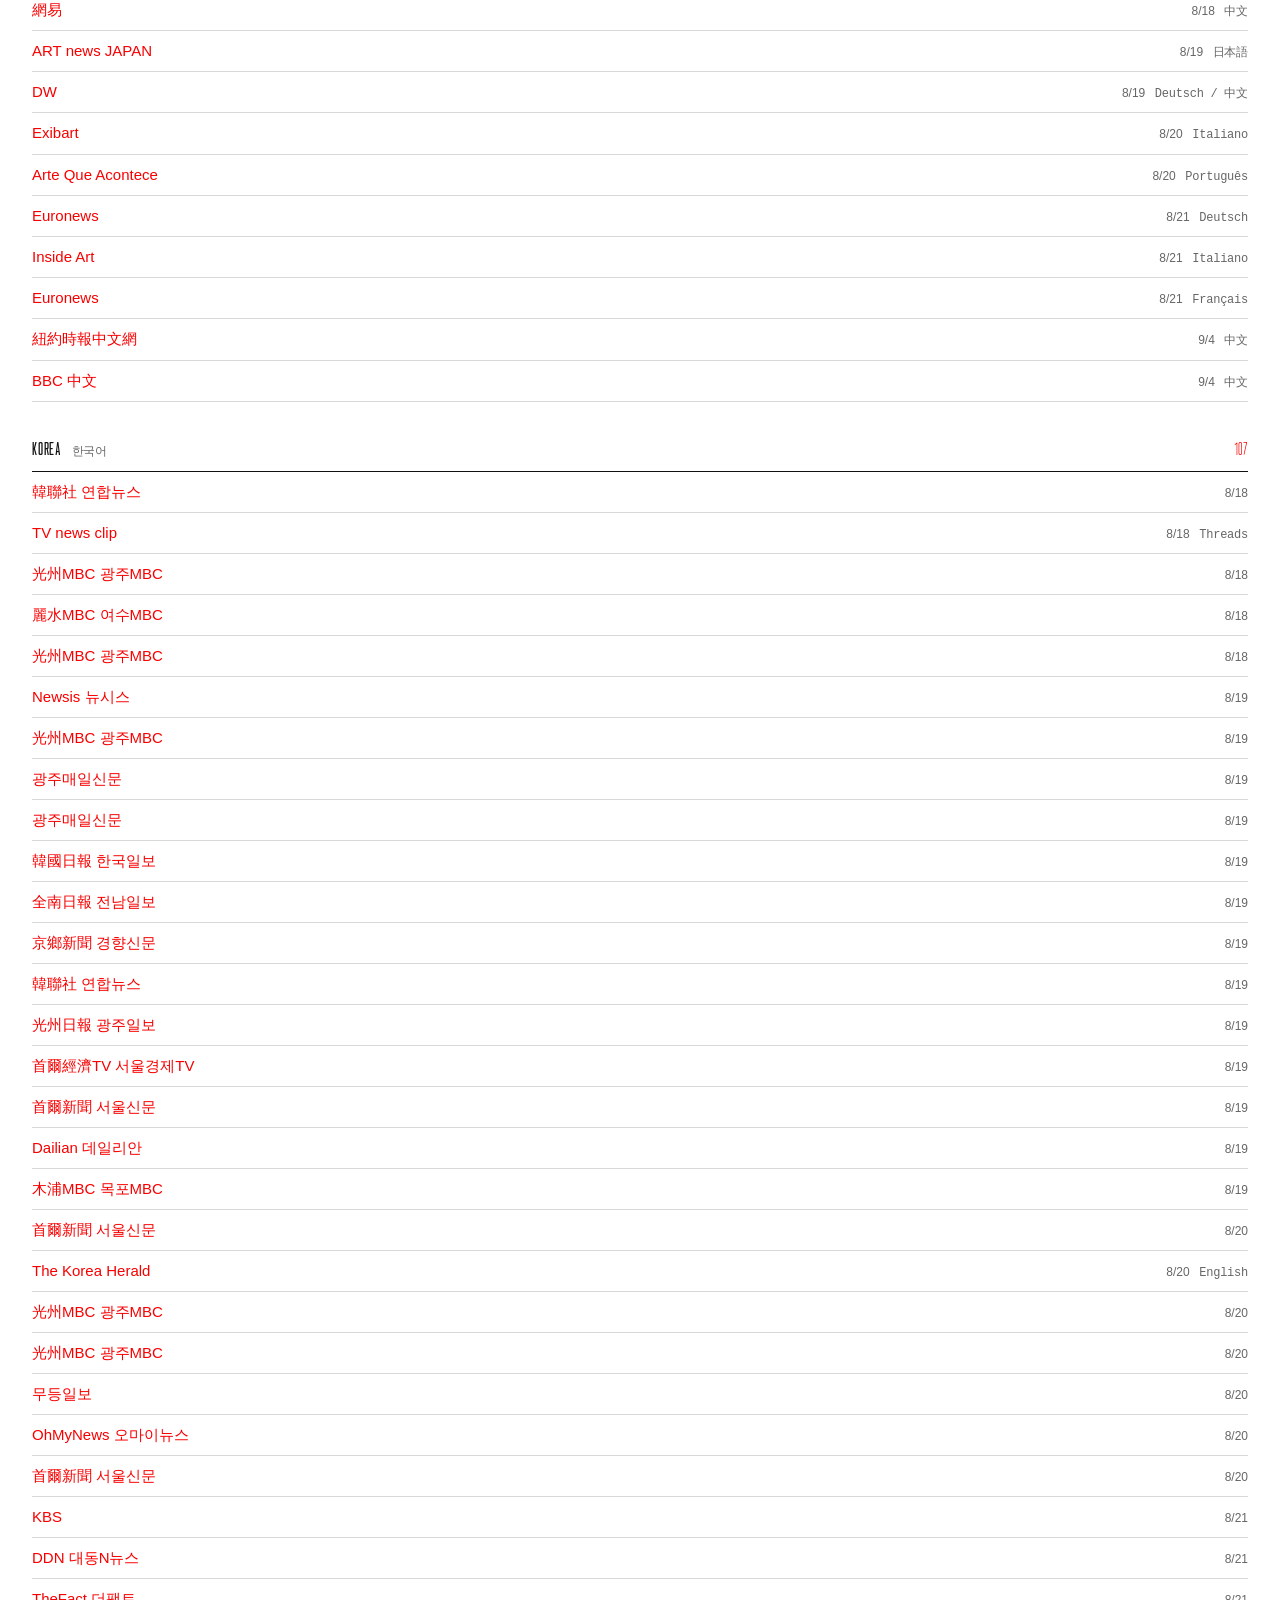
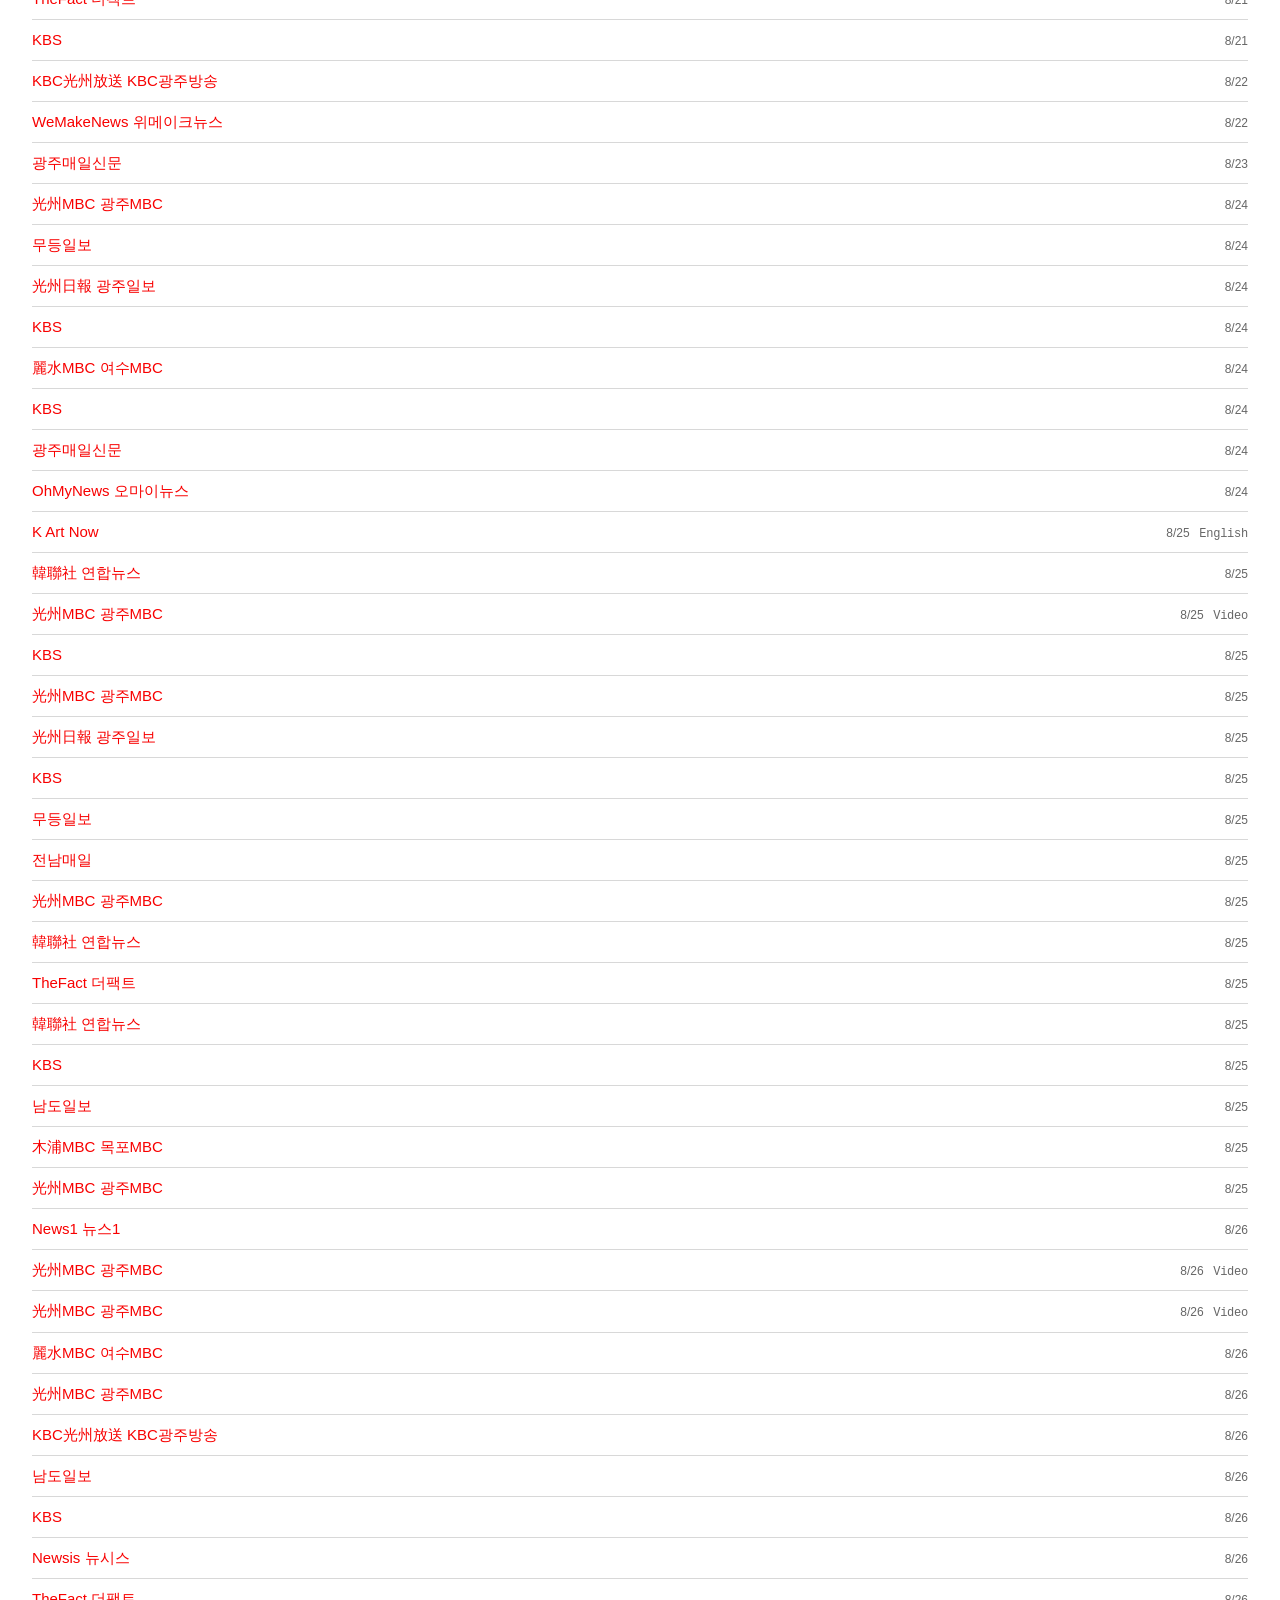
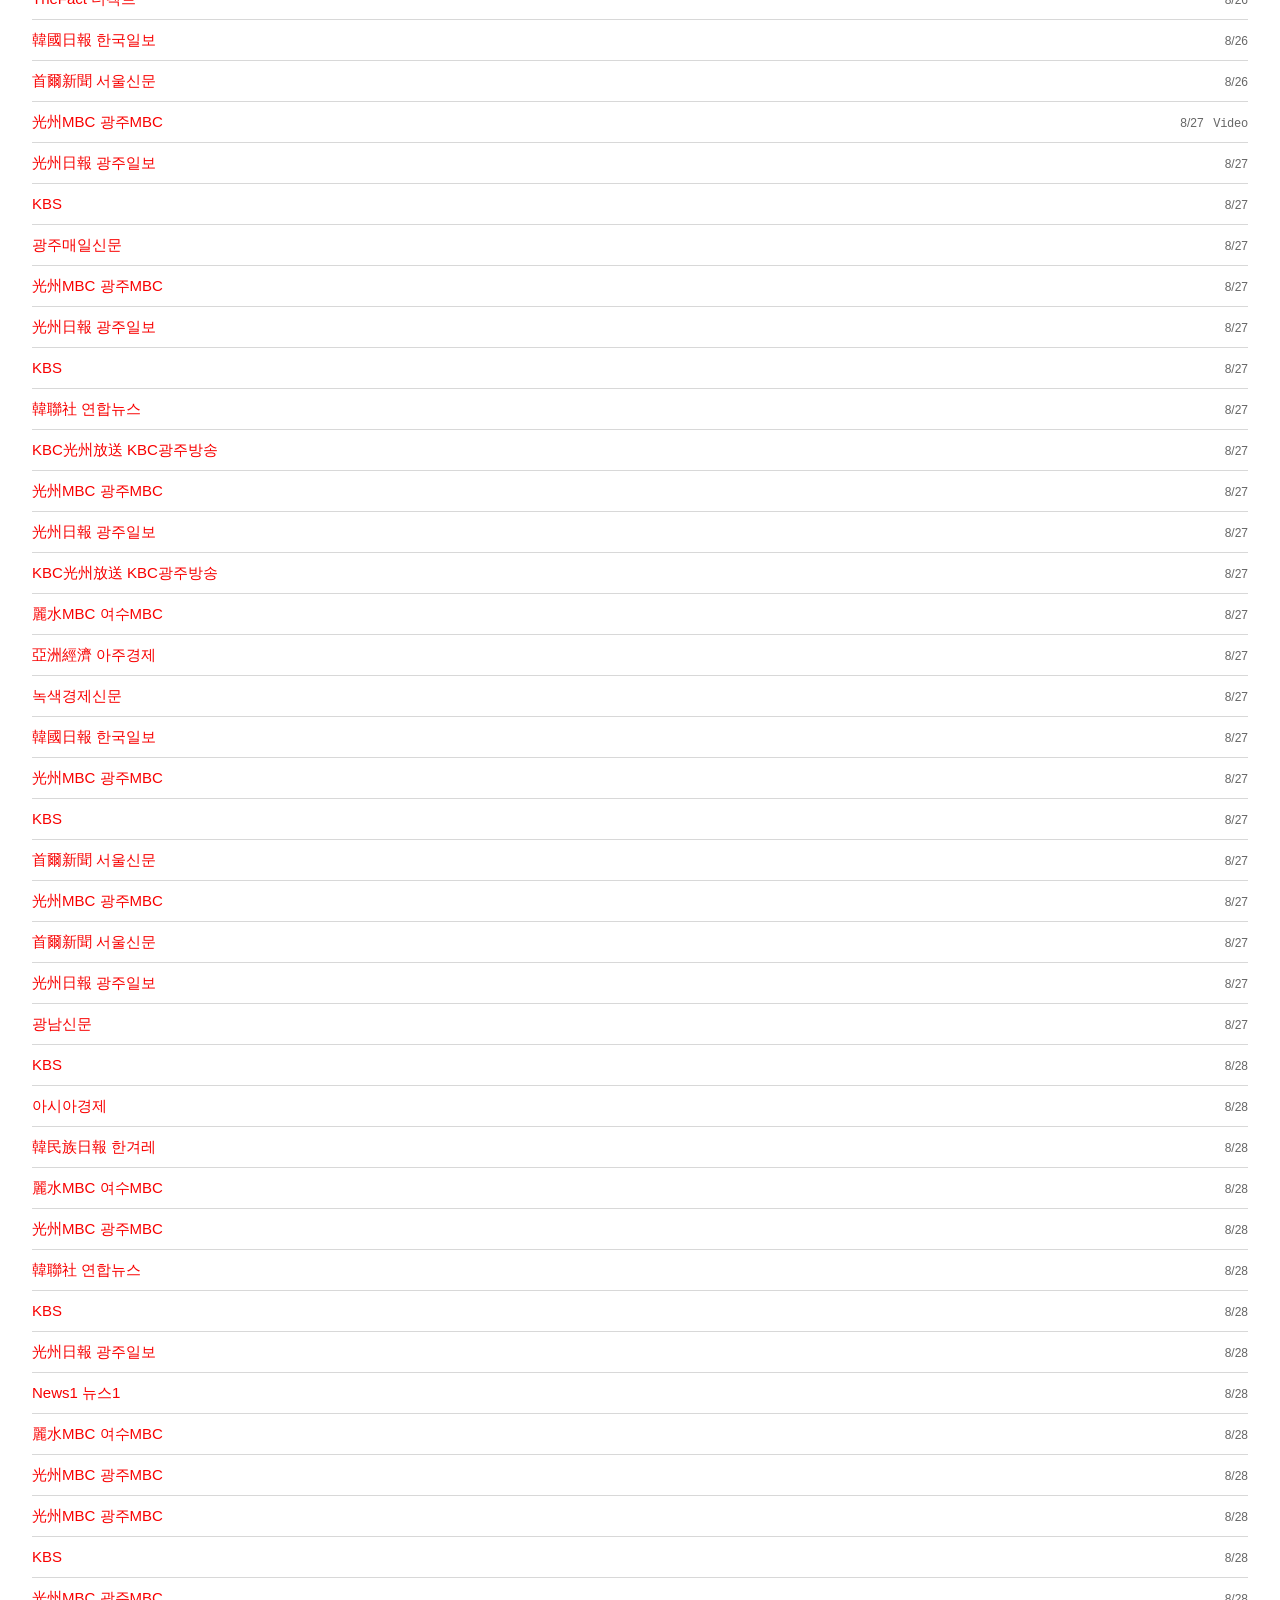
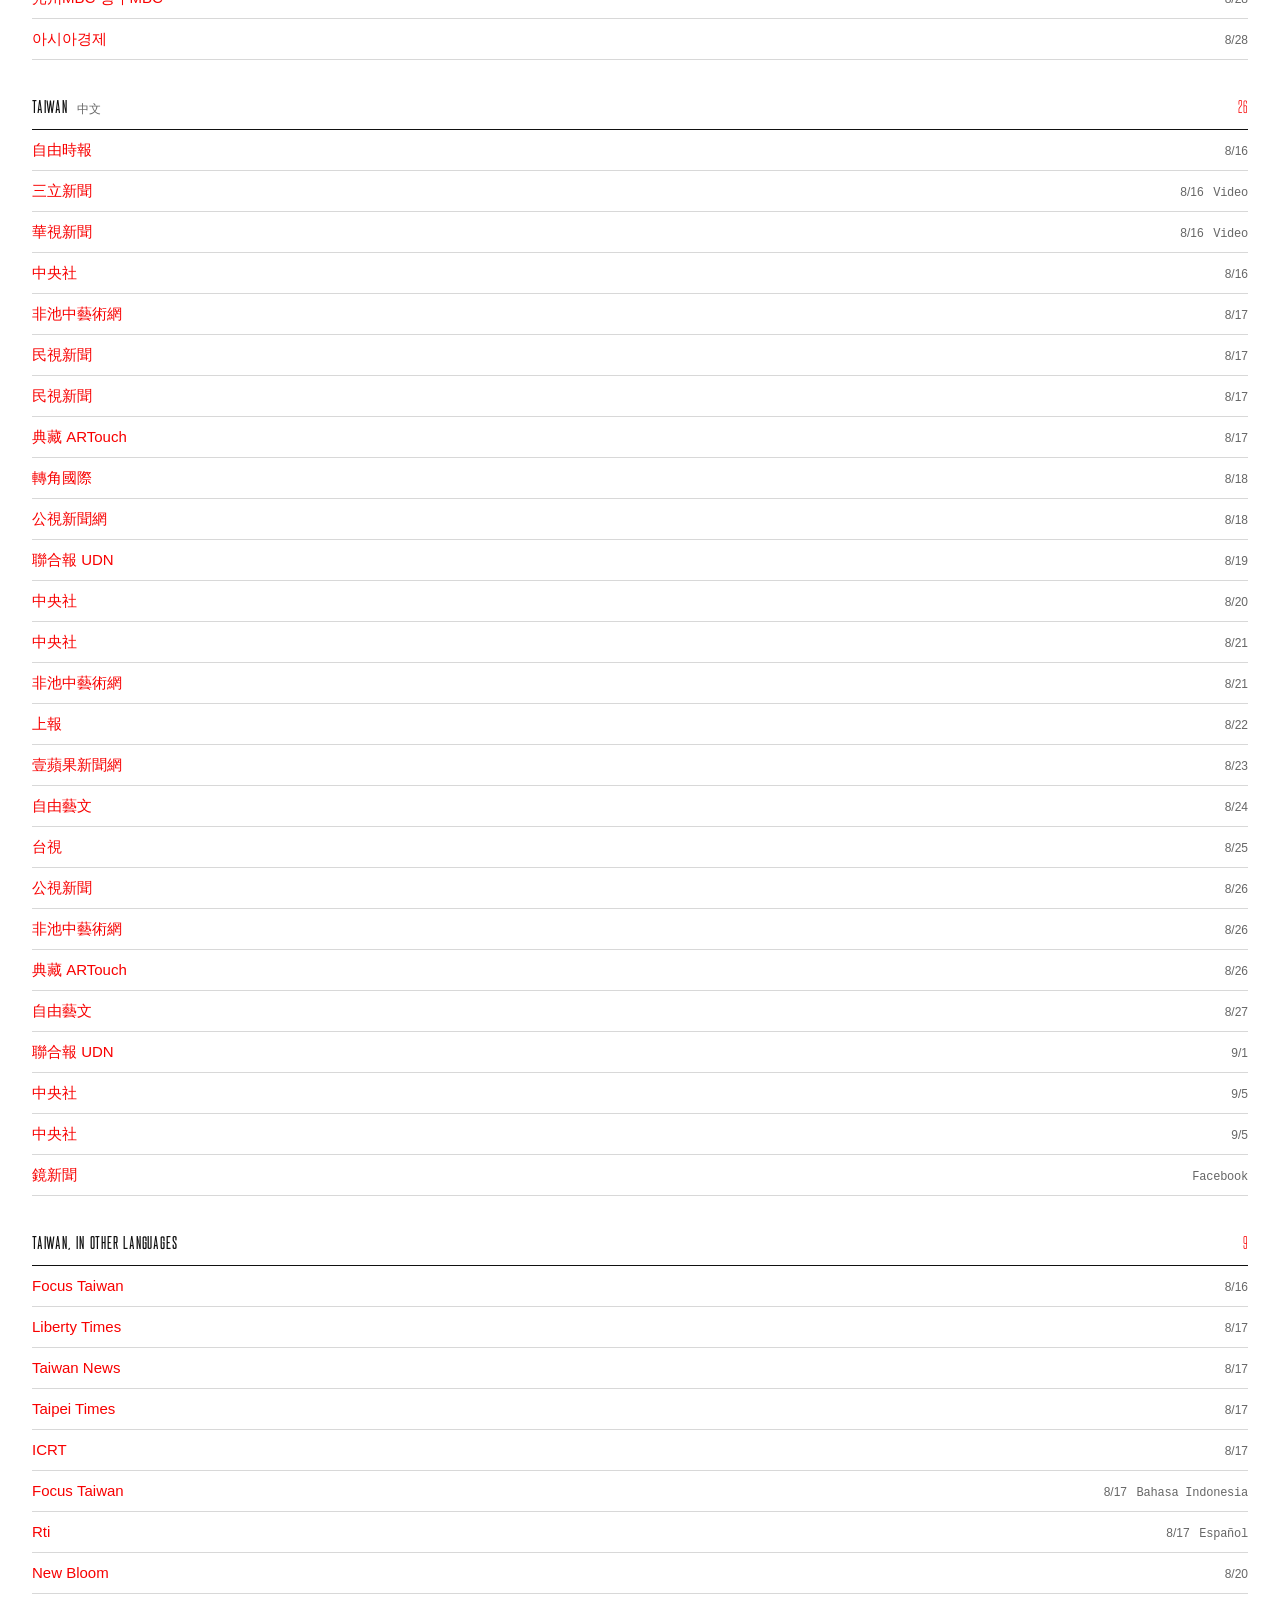
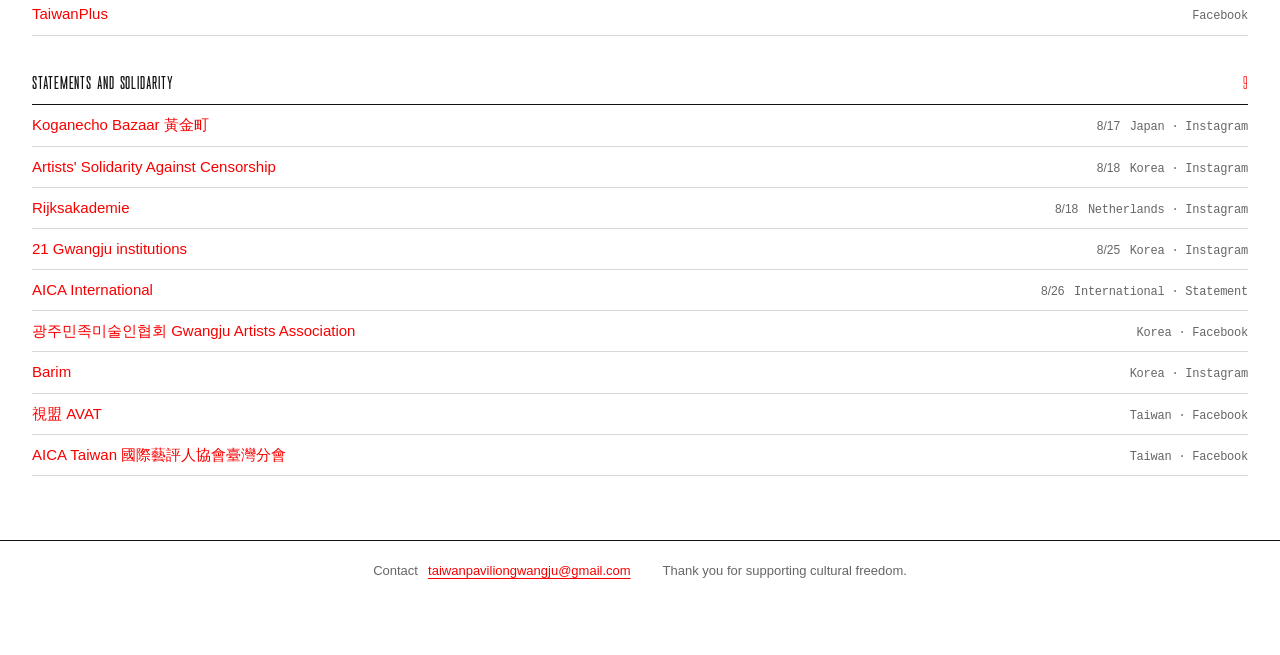
<file: press.html>
<!DOCTYPE html>
<html lang="en" data-lang="en">
<head>
<meta charset="utf-8">
<meta name="viewport" content="width=device-width, initial-scale=1">
<meta name="referrer" content="no-referrer">
<meta http-equiv="Content-Security-Policy"
      content="default-src 'none'; script-src 'self'; style-src 'self'; font-src 'self'; img-src 'self' data:; base-uri 'none'; form-action 'none'">

<title>Press｜媒體報導｜언론 보도 — Where is the Taiwan Pavilion</title>
<meta name="description" content="Media coverage of the Gwangju Biennale / Taiwan Pavilion naming dispute, in Chinese, English, Korean and other languages.">
<link rel="canonical" href="https://whereisthetaiwanpavilion.com/press.html">
<link rel="icon" href="/favicon.svg?v=20260829" type="image/svg+xml">
<meta name="theme-color" content="#111111">

<meta property="og:type" content="website">
<meta property="og:site_name" content="Where is the Taiwan Pavilion">
<meta property="og:url" content="https://whereisthetaiwanpavilion.com/press.html">
<meta property="og:title" content="Press｜媒體報導｜언론 보도 — Where is the Taiwan Pavilion">
<meta property="og:description" content="Media coverage of the Gwangju Biennale / Taiwan Pavilion naming dispute.">
<meta property="og:image" content="https://whereisthetaiwanpavilion.com/og.png">
<meta property="og:image:width" content="1200">
<meta property="og:image:height" content="630">
<meta property="og:locale" content="en">
<meta property="og:locale:alternate" content="zh_TW">
<meta property="og:locale:alternate" content="ko_KR">
<meta name="twitter:card" content="summary_large_image">

<link rel="stylesheet" href="style.css">
</head>
<body>

<header class="topbar">
  <a class="mark" href="index.html">
    <span class="en">← The open letter</span>
    <span class="zh">← 返回公開信</span>
    <span class="ko">← 공개서한으로</span>
  </a>
  <nav id="lang" aria-label="Language">
    <button type="button" data-lang-set="en">EN</button>
    <button type="button" data-lang-set="zh">中文</button>
    <button type="button" data-lang-set="ko">한국어</button>
  </nav>
</header>

<main class="page">

  <header class="press-head" id="coverage">
    <h1>
      <span class="en">Press</span>
      <span class="zh">媒體報導</span>
      <span class="ko">언론 보도</span>
    </h1>
    <p class="standfirst">
      <span class="en">191 reports and statements, grouped by region, language and type. All links open in a new tab.</span>
      <span class="zh">共 191 則報導與聲明，依地區、語言與類型分組。所有連結於新分頁開啟。</span>
      <span class="ko">총 191건의 보도와 성명, 지역, 언어, 유형별로 정리했습니다. 모든 링크는 새 탭에서 열립니다.</span>
    </p>
    <p class="more"><a href="info.html">
      <span class="en">Timeline of the dispute →</span>
      <span class="zh">事件時間軸 →</span>
      <span class="ko">사건 타임라인 →</span>
    </a></p>
  </header>

  <section class="press-group">
    <h2>
      <span class="en">International press</span>
      <span class="zh">國際媒體</span>
      <span class="ko">국제 언론</span>
      <span class="head-lang"><span class="en">English</span><span class="zh">English</span><span class="ko">영어</span></span>
      <span class="tally">29</span>
    </h2>
    <ul class="press-list">
        <li>
          <a href="https://www.e-flux.com/notes/6783532/taiwanese-artists-accuse-gwangju-biennale-of-censorship-over-pavilion-naming" target="_blank" rel="noopener noreferrer">e-flux</a>
          <span class="row-meta"><span class="date">8/16</span><span class="tags"><span class="en">X</span><span class="zh">X</span><span class="ko">X</span></span></span>
        </li>
        <li>
          <a href="https://culturalfulcrum.substack.com/p/how-taiwan-is-disappearing-from-the" target="_blank" rel="noopener noreferrer">Cultural Fulcrum</a>
          <span class="row-meta"><span class="date">8/17</span><span class="tags"><span class="en">Newsletter</span><span class="zh">電子報</span><span class="ko">뉴스레터</span></span></span>
        </li>
        <li>
          <a href="https://x.com/Unveiled_ChinaX/status/2089037647759167993" target="_blank" rel="noopener noreferrer">Unveiled China</a>
          <span class="row-meta"><span class="date">8/17</span><span class="tags"><span class="en">X</span><span class="zh">X</span><span class="ko">X</span></span></span>
        </li>
        <li>
          <a href="https://culture.org/archive/ten-taiwanese-artists-call-out-gwangju-biennale/" target="_blank" rel="noopener noreferrer">Culture.org</a>
          <span class="row-meta"><span class="date">8/18</span></span>
        </li>
        <li>
          <a href="https://usaartnews.com/news/taiwanese-artists-allege-censorship-at-gwangju-biennale/" target="_blank" rel="noopener noreferrer">USA Art News</a>
          <span class="row-meta"><span class="date">8/18</span></span>
        </li>
        <li>
          <a href="https://hyperallergic.com/taiwanese-artists-accuse-south-koreas-gwangju-biennale-of-censorship/" target="_blank" rel="noopener noreferrer">Hyperallergic</a>
          <span class="row-meta"><span class="date">8/18</span></span>
        </li>
        <li>
          <a href="https://www.artforum.com/news/taiwanese-artists-accuse-gwangju-biennale-censorship-1234757357/" target="_blank" rel="noopener noreferrer">Artforum</a>
          <span class="row-meta"><span class="date">8/19</span></span>
        </li>
        <li>
          <a href="https://ocula.com/magazine/art-news/taiwan-artists-accuse-gwangju-biennale-censorship/" target="_blank" rel="noopener noreferrer">Ocula</a>
          <span class="row-meta"><span class="date">8/19</span></span>
        </li>
        <li>
          <a href="https://news.artnet.com/art-world/gwangju-biennale-taiwan-pavilion-2799625" target="_blank" rel="noopener noreferrer">Artnet News</a>
          <span class="row-meta"><span class="date">8/19</span></span>
        </li>
        <li>
          <a href="https://www.scmp.com/lifestyle/arts/article/3364556/taiwan-vs-south-korean-art-biennale-inside-fierce-political-row-over-pavilion-name" target="_blank" rel="noopener noreferrer">South China Morning Post</a>
          <span class="row-meta"><span class="date">8/19</span></span>
        </li>
        <li>
          <a href="https://www.artasiapacific.com/news/gwangju-biennale-faces-censorship-accusations-over-pavilion-title/" target="_blank" rel="noopener noreferrer">ArtAsiaPacific</a>
          <span class="row-meta"><span class="date">8/20</span></span>
        </li>
        <li>
          <a href="https://www.artnews.com/art-news/news/taiwan-national-pavilion-controversy-2026-gwangju-biennale-1234795375/" target="_blank" rel="noopener noreferrer">ARTnews</a>
          <span class="row-meta"><span class="date">8/20</span></span>
        </li>
        <li>
          <a href="https://artreview.com/gwangju-biennale-accused-of-censoring-pavilion-title/" target="_blank" rel="noopener noreferrer">ArtReview</a>
          <span class="row-meta"><span class="date">8/21</span></span>
        </li>
        <li>
          <a href="https://www.euronews.com/culture/2026/08/21/why-is-the-gwangju-biennale-refusing-to-call-taiwans-pavilion-the-taiwan-pavilion" target="_blank" rel="noopener noreferrer">Euronews</a>
          <span class="row-meta"><span class="date">8/21</span></span>
        </li>
        <li>
          <a href="https://asianews.network/south-koreas-gwangju-biennale-denies-censorship-in-taiwan-pavilion-row/" target="_blank" rel="noopener noreferrer">Asia News Network</a>
          <span class="row-meta"><span class="date">8/21</span></span>
        </li>
        <li>
          <a href="https://www.theartjournal.com/articles/gwangju-biennale-accused-of-censoring-pavilion-title" target="_blank" rel="noopener noreferrer">The Art Journal</a>
          <span class="row-meta"><span class="date">8/21</span></span>
        </li>
        <li>
          <a href="https://www.instagram.com/p/DccNh9tCEXr/" target="_blank" rel="noopener noreferrer">Refresh Magazine</a>
          <span class="row-meta"><span class="date">8/25</span><span class="tags"><span class="en">Instagram</span><span class="zh">Instagram</span><span class="ko">Instagram</span></span></span>
        </li>
        <li>
          <a href="https://usaartnews.com/news/exhibitors-demand-gwangju-biennale-reinstate-taiwan-pavilion/" target="_blank" rel="noopener noreferrer">USA Art News</a>
          <span class="row-meta"><span class="date">8/25</span></span>
        </li>
        <li>
          <a href="https://news.artnet.com/art-world/gwangju-biennale-censorship-open-letter-2802367" target="_blank" rel="noopener noreferrer">Artnet News</a>
          <span class="row-meta"><span class="date">8/25</span></span>
        </li>
        <li>
          <a href="https://artreview.com/taiwan-name-restored-to-gwangju-biennale-pavilion/" target="_blank" rel="noopener noreferrer">ArtReview</a>
          <span class="row-meta"><span class="date">8/26</span></span>
        </li>
        <li>
          <a href="https://www.theartnewspaper.com/2026/08/26/gwangju-biennale-permits-taiwan-pavilion-name-after-row" target="_blank" rel="noopener noreferrer">The Art Newspaper</a>
          <span class="row-meta"><span class="date">8/26</span></span>
        </li>
        <li>
          <a href="https://www.theartjournal.com/articles/gwangju-biennale-reinstates-taiwan-pavilion" target="_blank" rel="noopener noreferrer">The Art Journal</a>
          <span class="row-meta"><span class="date">8/26</span></span>
        </li>
        <li>
          <a href="https://www.artforum.com/news/taiwan-pavilions-name-reinstated-gwangju-biennale-1234758013/" target="_blank" rel="noopener noreferrer">Artforum</a>
          <span class="row-meta"><span class="date">8/26</span></span>
        </li>
        <li>
          <a href="https://artincontext.org/gwangju-biennale-restores-taiwan-pavilion-name/" target="_blank" rel="noopener noreferrer">Art in Context</a>
          <span class="row-meta"><span class="date">8/26</span></span>
        </li>
        <li>
          <a href="https://www.artnews.com/art-news/news/gwangju-biennale-restores-taiwan-pavilion-1234795792/" target="_blank" rel="noopener noreferrer">ARTnews</a>
          <span class="row-meta"><span class="date">8/26</span></span>
        </li>
        <li>
          <a href="https://ocula.com/magazine/art-news/gwangju-biennale-reinstates-taiwan-pavilion/" target="_blank" rel="noopener noreferrer">Ocula</a>
          <span class="row-meta"><span class="date">8/27</span></span>
        </li>
        <li>
          <a href="https://www.straitstimes.com/life/arts/gwangju-biennale-resolves-naming-row-over-taiwan-pavilion" target="_blank" rel="noopener noreferrer">The Straits Times</a>
          <span class="row-meta"><span class="date">8/27</span></span>
        </li>
        <li>
          <a href="https://icakyoto.art/en/journal/articles/92712/" target="_blank" rel="noopener noreferrer">ICA Kyoto</a>
          <span class="row-meta"><span class="date">9/28</span><span class="tags"><span class="en">Japan</span><span class="zh">日本</span><span class="ko">일본</span></span></span>
        </li>
        <li>
          <a href="https://pakistaniart.pk/art/taiwan-pavilion-gwangju-censorship" target="_blank" rel="noopener noreferrer">Pakistani Art</a>
          <span class="row-meta"><span class="date"></span><span class="tags"><span class="en">Pakistan</span><span class="zh">巴基斯坦</span><span class="ko">파키스탄</span></span></span>
        </li>
    </ul>
  </section>
  <section class="press-group">
    <h2>
      <span class="en">International press, other languages</span>
      <span class="zh">國際媒體（其他語言）</span>
      <span class="ko">국제 언론 (기타 언어)</span>
      <span class="tally">11</span>
    </h2>
    <ul class="press-list">
        <li>
          <a href="https://metropolism.com/nl/feature/gwangju-biennale-in-opspraak-taiwan-paviljoen-mag-naam-niet-dragen-curatoren-en-kunstenaars-in-protest/" target="_blank" rel="noopener noreferrer">Metropolis M</a>
          <span class="row-meta"><span class="date">8/17</span><span class="tags"><span class="en">Nederlands</span><span class="zh">Nederlands</span><span class="ko">Nederlands</span></span></span>
        </li>
        <li>
          <a href="https://www.163.com/dy/article/L4LB6JJN05566SNB.html" target="_blank" rel="noopener noreferrer">網易</a>
          <span class="row-meta"><span class="date">8/18</span><span class="tags"><span class="en">中文</span><span class="zh">中文</span><span class="ko">中文</span></span></span>
        </li>
        <li>
          <a href="https://artnewsjapan.com/article/84482" target="_blank" rel="noopener noreferrer">ART news JAPAN</a>
          <span class="row-meta"><span class="date">8/19</span><span class="tags"><span class="en">日本語</span><span class="zh">日本語</span><span class="ko">日本語</span></span></span>
        </li>
        <li>
          <a href="https://www.dw.com/zh-hant/%E5%85%89%E5%B7%9E%E9%9B%99%E5%B9%B4%E5%B1%95%E5%8F%B0%E7%81%A3%E9%A4%A8%E9%81%AD%E6%94%B9%E5%90%8D-%E8%97%9D%E8%A1%93%E5%AE%B6%E6%89%B9%E8%A9%95%E6%94%BF%E6%B2%BB%E5%AF%A9%E6%9F%A5/a-78431171" target="_blank" rel="noopener noreferrer">DW</a>
          <span class="row-meta"><span class="date">8/19</span><span class="tags"><span class="en">Deutsch / 中文</span><span class="zh">Deutsch / 中文</span><span class="ko">Deutsch / 中文</span></span></span>
        </li>
        <li>
          <a href="https://www.exibart.com/fiere-e-manifestazioni/biennale-di-gwangju-il-caso-taiwan-il-padiglione-cambia-nome-e-scoppia-la-polemica/" target="_blank" rel="noopener noreferrer">Exibart</a>
          <span class="row-meta"><span class="date">8/20</span><span class="tags"><span class="en">Italiano</span><span class="zh">Italiano</span><span class="ko">Italiano</span></span></span>
        </li>
        <li>
          <a href="https://artequeacontece.com.br/taiwan-acusa-bienal-de-gwangju-de-censura-politica-apos-mudanca-de-nome-de-pavilhao/" target="_blank" rel="noopener noreferrer">Arte Que Acontece</a>
          <span class="row-meta"><span class="date">8/20</span><span class="tags"><span class="en">Português</span><span class="zh">Português</span><span class="ko">Português</span></span></span>
        </li>
        <li>
          <a href="https://de.euronews.com/kultur/2026/08/21/gwangju-biennale-warum-heisst-taiwans-beitrag-nicht-taiwan-pavilion" target="_blank" rel="noopener noreferrer">Euronews</a>
          <span class="row-meta"><span class="date">8/21</span><span class="tags"><span class="en">Deutsch</span><span class="zh">Deutsch</span><span class="ko">Deutsch</span></span></span>
        </li>
        <li>
          <a href="https://insideart.eu/2026/08/21/alla-biennale-di-gwangju-il-nome-di-taiwan-diventa-un-caso-politico/" target="_blank" rel="noopener noreferrer">Inside Art</a>
          <span class="row-meta"><span class="date">8/21</span><span class="tags"><span class="en">Italiano</span><span class="zh">Italiano</span><span class="ko">Italiano</span></span></span>
        </li>
        <li>
          <a href="https://fr.news.yahoo.com/pourquoi-biennale-gwangju-refuse-dappeler-103529229.html" target="_blank" rel="noopener noreferrer">Euronews</a>
          <span class="row-meta"><span class="date">8/21</span><span class="tags"><span class="en">Français</span><span class="zh">Français</span><span class="ko">Français</span></span></span>
        </li>
        <li>
          <a href="https://cn.nytimes.com/china/20260904/china-taiwan-gwangju-biennale/zh-hant/" target="_blank" rel="noopener noreferrer">紐約時報中文網</a>
          <span class="row-meta"><span class="date">9/4</span><span class="tags"><span class="en">中文</span><span class="zh">中文</span><span class="ko">中文</span></span></span>
        </li>
        <li>
          <a href="https://www.bbc.com/zhongwen/articles/c2kwv977qlko/trad" target="_blank" rel="noopener noreferrer">BBC 中文</a>
          <span class="row-meta"><span class="date">9/4</span><span class="tags"><span class="en">中文</span><span class="zh">中文</span><span class="ko">中文</span></span></span>
        </li>
    </ul>
  </section>
  <section class="press-group">
    <h2>
      <span class="en">Korea</span>
      <span class="zh">韓國媒體</span>
      <span class="ko">한국 언론</span>
      <span class="head-lang"><span class="en">한국어</span><span class="zh">韓文</span><span class="ko">한국어</span></span>
      <span class="tally">107</span>
    </h2>
    <ul class="press-list">
        <li>
          <a href="https://www.yna.co.kr/view/AKR20260818110500009" target="_blank" rel="noopener noreferrer">韓聯社 연합뉴스</a>
          <span class="row-meta"><span class="date">8/18</span></span>
        </li>
        <li>
          <a href="https://www.threads.com/@chrislinna/post/DcLzUr-k27x" target="_blank" rel="noopener noreferrer">TV news clip</a>
          <span class="row-meta"><span class="date">8/18</span><span class="tags"><span class="en">Threads</span><span class="zh">Threads</span><span class="ko">Threads</span></span></span>
        </li>
        <li>
          <a href="https://kjmbc.co.kr/NewsArticle/1532816" target="_blank" rel="noopener noreferrer">光州MBC 광주MBC</a>
          <span class="row-meta"><span class="date">8/18</span></span>
        </li>
        <li>
          <a href="https://ysmbc.co.kr/NewsArticle/1532770" target="_blank" rel="noopener noreferrer">麗水MBC 여수MBC</a>
          <span class="row-meta"><span class="date">8/18</span></span>
        </li>
        <li>
          <a href="https://kjmbc.co.kr/NewsArticle/1532749" target="_blank" rel="noopener noreferrer">光州MBC 광주MBC</a>
          <span class="row-meta"><span class="date">8/18</span></span>
        </li>
        <li>
          <a href="https://www.newsis.com/view/NISX20260819_0003753679" target="_blank" rel="noopener noreferrer">Newsis 뉴시스</a>
          <span class="row-meta"><span class="date">8/19</span></span>
        </li>
        <li>
          <a href="https://v.daum.net/v/20260819074505791" target="_blank" rel="noopener noreferrer">光州MBC 광주MBC</a>
          <span class="row-meta"><span class="date">8/19</span></span>
        </li>
        <li>
          <a href="https://v.daum.net/v/20260819195238099" target="_blank" rel="noopener noreferrer">광주매일신문</a>
          <span class="row-meta"><span class="date">8/19</span></span>
        </li>
        <li>
          <a href="http://www.kjdaily.com/article.php?aid=1787136665684833005" target="_blank" rel="noopener noreferrer">광주매일신문</a>
          <span class="row-meta"><span class="date">8/19</span></span>
        </li>
        <li>
          <a href="https://www.hankookilbo.com/news/article/A2026081916320003707" target="_blank" rel="noopener noreferrer">韓國日報 한국일보</a>
          <span class="row-meta"><span class="date">8/19</span></span>
        </li>
        <li>
          <a href="https://www.jnilbo.com/news/articleView.html?idxno=90000058019" target="_blank" rel="noopener noreferrer">全南日報 전남일보</a>
          <span class="row-meta"><span class="date">8/19</span></span>
        </li>
        <li>
          <a href="https://www.khan.co.kr/article/202608191457001" target="_blank" rel="noopener noreferrer">京鄉新聞 경향신문</a>
          <span class="row-meta"><span class="date">8/19</span></span>
        </li>
        <li>
          <a href="https://www.yna.co.kr/view/AKR20260819110800054" target="_blank" rel="noopener noreferrer">韓聯社 연합뉴스</a>
          <span class="row-meta"><span class="date">8/19</span></span>
        </li>
        <li>
          <a href="http://www.kwangju.co.kr/article.php?aid=1787109300802434007" target="_blank" rel="noopener noreferrer">光州日報 광주일보</a>
          <span class="row-meta"><span class="date">8/19</span></span>
        </li>
        <li>
          <a href="https://www.sentv.co.kr/article/view/sentv202608190066" target="_blank" rel="noopener noreferrer">首爾經濟TV 서울경제TV</a>
          <span class="row-meta"><span class="date">8/19</span></span>
        </li>
        <li>
          <a href="https://www.seoul.co.kr/news/society/2026/08/19/20260819500056" target="_blank" rel="noopener noreferrer">首爾新聞 서울신문</a>
          <span class="row-meta"><span class="date">8/19</span></span>
        </li>
        <li>
          <a href="https://www.dailian.co.kr/news/view/1679744/?sc=Naver" target="_blank" rel="noopener noreferrer">Dailian 데일리안</a>
          <span class="row-meta"><span class="date">8/19</span></span>
        </li>
        <li>
          <a href="https://mpmbc.co.kr/NewsArticle/1532784" target="_blank" rel="noopener noreferrer">木浦MBC 목포MBC</a>
          <span class="row-meta"><span class="date">8/19</span></span>
        </li>
        <li>
          <a href="https://m.seoul.co.kr/news/2026/08/20/20260820019004" target="_blank" rel="noopener noreferrer">首爾新聞 서울신문</a>
          <span class="row-meta"><span class="date">8/20</span></span>
        </li>
        <li>
          <a href="https://www.koreaherald.com/article/10846880" target="_blank" rel="noopener noreferrer">The Korea Herald</a>
          <span class="row-meta"><span class="date">8/20</span><span class="tags"><span class="en">English</span><span class="zh">English</span><span class="ko">English</span></span></span>
        </li>
        <li>
          <a href="https://kjmbc.co.kr/NewsArticle/1533238" target="_blank" rel="noopener noreferrer">光州MBC 광주MBC</a>
          <span class="row-meta"><span class="date">8/20</span></span>
        </li>
        <li>
          <a href="https://kjmbc.co.kr/NewsArticle/1533166" target="_blank" rel="noopener noreferrer">光州MBC 광주MBC</a>
          <span class="row-meta"><span class="date">8/20</span></span>
        </li>
        <li>
          <a href="http://www.mdilbo.com/detail/EHdc4G/758116" target="_blank" rel="noopener noreferrer">무등일보</a>
          <span class="row-meta"><span class="date">8/20</span></span>
        </li>
        <li>
          <a href="https://www.ohmynews.com/NWS_Web/View/at_pg.aspx?CNTN_CD=A0003260414&amp;CMPT_CD=P0010" target="_blank" rel="noopener noreferrer">OhMyNews 오마이뉴스</a>
          <span class="row-meta"><span class="date">8/20</span></span>
        </li>
        <li>
          <a href="https://www.seoul.co.kr/news/publicnews/local_govern/news_local/2026/08/20/20260820019004" target="_blank" rel="noopener noreferrer">首爾新聞 서울신문</a>
          <span class="row-meta"><span class="date">8/20</span></span>
        </li>
        <li>
          <a href="https://news.kbs.co.kr/news/pc/view/view.do?ncd=8643114" target="_blank" rel="noopener noreferrer">KBS</a>
          <span class="row-meta"><span class="date">8/21</span></span>
        </li>
        <li>
          <a href="https://www.ddnnews.kr/news/articleView.html?idxno=22202" target="_blank" rel="noopener noreferrer">DDN 대동N뉴스</a>
          <span class="row-meta"><span class="date">8/21</span></span>
        </li>
        <li>
          <a href="https://news.tf.co.kr/read/national/2356397.htm" target="_blank" rel="noopener noreferrer">TheFact 더팩트</a>
          <span class="row-meta"><span class="date">8/21</span></span>
        </li>
        <li>
          <a href="https://news.kbs.co.kr/news/pc/view/view.do?ncd=8642688" target="_blank" rel="noopener noreferrer">KBS</a>
          <span class="row-meta"><span class="date">8/21</span></span>
        </li>
        <li>
          <a href="https://news.ikbc.co.kr/news/article/view/kbc202608220032" target="_blank" rel="noopener noreferrer">KBC光州放送 KBC광주방송</a>
          <span class="row-meta"><span class="date">8/22</span></span>
        </li>
        <li>
          <a href="https://wemakenews.co.kr/news/view.php?no=26092" target="_blank" rel="noopener noreferrer">WeMakeNews 위메이크뉴스</a>
          <span class="row-meta"><span class="date">8/22</span></span>
        </li>
        <li>
          <a href="http://www.kjdaily.com/article.php?aid=1787484295685036005" target="_blank" rel="noopener noreferrer">광주매일신문</a>
          <span class="row-meta"><span class="date">8/23</span></span>
        </li>
        <li>
          <a href="https://kjmbc.co.kr/NewsArticle/1533676" target="_blank" rel="noopener noreferrer">光州MBC 광주MBC</a>
          <span class="row-meta"><span class="date">8/24</span></span>
        </li>
        <li>
          <a href="https://www.mdilbo.com/detail/EHdc4G/758212" target="_blank" rel="noopener noreferrer">무등일보</a>
          <span class="row-meta"><span class="date">8/24</span></span>
        </li>
        <li>
          <a href="http://www.kwangju.co.kr/article.php?aid=1787570400802610007" target="_blank" rel="noopener noreferrer">光州日報 광주일보</a>
          <span class="row-meta"><span class="date">8/24</span></span>
        </li>
        <li>
          <a href="https://news.kbs.co.kr/news/pc/view/view.do?ncd=8644819" target="_blank" rel="noopener noreferrer">KBS</a>
          <span class="row-meta"><span class="date">8/24</span></span>
        </li>
        <li>
          <a href="https://ysmbc.co.kr/NewsArticle/1533691" target="_blank" rel="noopener noreferrer">麗水MBC 여수MBC</a>
          <span class="row-meta"><span class="date">8/24</span></span>
        </li>
        <li>
          <a href="https://news.kbs.co.kr/news/pc/view/view.do?ncd=8644564" target="_blank" rel="noopener noreferrer">KBS</a>
          <span class="row-meta"><span class="date">8/24</span></span>
        </li>
        <li>
          <a href="http://www.kjdaily.com/article.php?aid=1787564281685093006" target="_blank" rel="noopener noreferrer">광주매일신문</a>
          <span class="row-meta"><span class="date">8/24</span></span>
        </li>
        <li>
          <a href="https://www.ohmynews.com/NWS_Web/View/at_pg.aspx?CNTN_CD=A0003261476&amp;CMPT_CD=P0010" target="_blank" rel="noopener noreferrer">OhMyNews 오마이뉴스</a>
          <span class="row-meta"><span class="date">8/24</span></span>
        </li>
        <li>
          <a href="https://k-artnow.com/posts.php?co_id=1787292275" target="_blank" rel="noopener noreferrer">K Art Now</a>
          <span class="row-meta"><span class="date">8/25</span><span class="tags"><span class="en">English</span><span class="zh">English</span><span class="ko">English</span></span></span>
        </li>
        <li>
          <a href="https://www.yna.co.kr/view/AKR20260825173200054" target="_blank" rel="noopener noreferrer">韓聯社 연합뉴스</a>
          <span class="row-meta"><span class="date">8/25</span></span>
        </li>
        <li>
          <a href="https://youtu.be/rMMjmtKEsw0" target="_blank" rel="noopener noreferrer">光州MBC 광주MBC</a>
          <span class="row-meta"><span class="date">8/25</span><span class="tags"><span class="en">Video</span><span class="zh">影音</span><span class="ko">영상</span></span></span>
        </li>
        <li>
          <a href="https://news.kbs.co.kr/news/pc/view/view.do?ncd=8645947" target="_blank" rel="noopener noreferrer">KBS</a>
          <span class="row-meta"><span class="date">8/25</span></span>
        </li>
        <li>
          <a href="https://kjmbc.co.kr/NewsArticle/1533881" target="_blank" rel="noopener noreferrer">光州MBC 광주MBC</a>
          <span class="row-meta"><span class="date">8/25</span></span>
        </li>
        <li>
          <a href="http://www.kwangju.co.kr/article.php?aid=1787656980802669004" target="_blank" rel="noopener noreferrer">光州日報 광주일보</a>
          <span class="row-meta"><span class="date">8/25</span></span>
        </li>
        <li>
          <a href="https://news.kbs.co.kr/news/pc/view/view.do?ncd=8645723" target="_blank" rel="noopener noreferrer">KBS</a>
          <span class="row-meta"><span class="date">8/25</span></span>
        </li>
        <li>
          <a href="https://www.mdilbo.com/detail/EHdc4G/758258" target="_blank" rel="noopener noreferrer">무등일보</a>
          <span class="row-meta"><span class="date">8/25</span></span>
        </li>
        <li>
          <a href="http://www.jndn.com/article.php?aid=1787649860438424115" target="_blank" rel="noopener noreferrer">전남매일</a>
          <span class="row-meta"><span class="date">8/25</span></span>
        </li>
        <li>
          <a href="https://kjmbc.co.kr/NewsArticle/1533844" target="_blank" rel="noopener noreferrer">光州MBC 광주MBC</a>
          <span class="row-meta"><span class="date">8/25</span></span>
        </li>
        <li>
          <a href="https://www.yna.co.kr/view/AKR20260825092751054" target="_blank" rel="noopener noreferrer">韓聯社 연합뉴스</a>
          <span class="row-meta"><span class="date">8/25</span></span>
        </li>
        <li>
          <a href="https://news.tf.co.kr/read/national/2357740.htm" target="_blank" rel="noopener noreferrer">TheFact 더팩트</a>
          <span class="row-meta"><span class="date">8/25</span></span>
        </li>
        <li>
          <a href="https://www.yna.co.kr/view/AKR20260825092700054" target="_blank" rel="noopener noreferrer">韓聯社 연합뉴스</a>
          <span class="row-meta"><span class="date">8/25</span></span>
        </li>
        <li>
          <a href="https://news.kbs.co.kr/news/pc/view/view.do?ncd=8645278" target="_blank" rel="noopener noreferrer">KBS</a>
          <span class="row-meta"><span class="date">8/25</span></span>
        </li>
        <li>
          <a href="https://www.namdonews.com/news/articleView.html?idxno=921001" target="_blank" rel="noopener noreferrer">남도일보</a>
          <span class="row-meta"><span class="date">8/25</span></span>
        </li>
        <li>
          <a href="https://mpmbc.co.kr/NewsArticle/1533705" target="_blank" rel="noopener noreferrer">木浦MBC 목포MBC</a>
          <span class="row-meta"><span class="date">8/25</span></span>
        </li>
        <li>
          <a href="https://kjmbc.co.kr/NewsArticle/1533736" target="_blank" rel="noopener noreferrer">光州MBC 광주MBC</a>
          <span class="row-meta"><span class="date">8/25</span></span>
        </li>
        <li>
          <a href="https://www.news1.kr/local/gwangju-jeonnam/6270532" target="_blank" rel="noopener noreferrer">News1 뉴스1</a>
          <span class="row-meta"><span class="date">8/26</span></span>
        </li>
        <li>
          <a href="https://youtu.be/lHEV7Ok9TWA" target="_blank" rel="noopener noreferrer">光州MBC 광주MBC</a>
          <span class="row-meta"><span class="date">8/26</span><span class="tags"><span class="en">Video</span><span class="zh">影音</span><span class="ko">영상</span></span></span>
        </li>
        <li>
          <a href="https://youtu.be/TiZ9O_KPfn8" target="_blank" rel="noopener noreferrer">光州MBC 광주MBC</a>
          <span class="row-meta"><span class="date">8/26</span><span class="tags"><span class="en">Video</span><span class="zh">影音</span><span class="ko">영상</span></span></span>
        </li>
        <li>
          <a href="https://ysmbc.co.kr/NewsArticle/1534106" target="_blank" rel="noopener noreferrer">麗水MBC 여수MBC</a>
          <span class="row-meta"><span class="date">8/26</span></span>
        </li>
        <li>
          <a href="https://kjmbc.co.kr/NewsArticle/1534088" target="_blank" rel="noopener noreferrer">光州MBC 광주MBC</a>
          <span class="row-meta"><span class="date">8/26</span></span>
        </li>
        <li>
          <a href="https://www.ikbc.co.kr/article/view/kbc202608260066" target="_blank" rel="noopener noreferrer">KBC光州放送 KBC광주방송</a>
          <span class="row-meta"><span class="date">8/26</span></span>
        </li>
        <li>
          <a href="https://www.namdonews.com/news/articleView.html?idxno=921184" target="_blank" rel="noopener noreferrer">남도일보</a>
          <span class="row-meta"><span class="date">8/26</span></span>
        </li>
        <li>
          <a href="https://news.kbs.co.kr/news/pc/view/view.do?ncd=8646394" target="_blank" rel="noopener noreferrer">KBS</a>
          <span class="row-meta"><span class="date">8/26</span></span>
        </li>
        <li>
          <a href="https://www.newsis.com/view/NISX20260826_0003762997" target="_blank" rel="noopener noreferrer">Newsis 뉴시스</a>
          <span class="row-meta"><span class="date">8/26</span></span>
        </li>
        <li>
          <a href="https://news.tf.co.kr/read/national/2358035.htm" target="_blank" rel="noopener noreferrer">TheFact 더팩트</a>
          <span class="row-meta"><span class="date">8/26</span></span>
        </li>
        <li>
          <a href="https://www.hankookilbo.com/news/article/A2026082609320001902" target="_blank" rel="noopener noreferrer">韓國日報 한국일보</a>
          <span class="row-meta"><span class="date">8/26</span></span>
        </li>
        <li>
          <a href="https://www.seoul.co.kr/news/society/2026/08/26/20260826500031" target="_blank" rel="noopener noreferrer">首爾新聞 서울신문</a>
          <span class="row-meta"><span class="date">8/26</span></span>
        </li>
        <li>
          <a href="https://youtu.be/zJK2wq7ZHUU" target="_blank" rel="noopener noreferrer">光州MBC 광주MBC</a>
          <span class="row-meta"><span class="date">8/27</span><span class="tags"><span class="en">Video</span><span class="zh">影音</span><span class="ko">영상</span></span></span>
        </li>
        <li>
          <a href="https://v.daum.net/v/20260827170948309" target="_blank" rel="noopener noreferrer">光州日報 광주일보</a>
          <span class="row-meta"><span class="date">8/27</span></span>
        </li>
        <li>
          <a href="https://news.kbs.co.kr/news/pc/view/view.do?ncd=8648235" target="_blank" rel="noopener noreferrer">KBS</a>
          <span class="row-meta"><span class="date">8/27</span></span>
        </li>
        <li>
          <a href="http://www.kjdaily.com/article.php?aid=1787830227685434018" target="_blank" rel="noopener noreferrer">광주매일신문</a>
          <span class="row-meta"><span class="date">8/27</span></span>
        </li>
        <li>
          <a href="https://kjmbc.co.kr/NewsArticle/1534294" target="_blank" rel="noopener noreferrer">光州MBC 광주MBC</a>
          <span class="row-meta"><span class="date">8/27</span></span>
        </li>
        <li>
          <a href="http://www.kwangju.co.kr/article.php?aid=1787828580802769277" target="_blank" rel="noopener noreferrer">光州日報 광주일보</a>
          <span class="row-meta"><span class="date">8/27</span></span>
        </li>
        <li>
          <a href="https://news.kbs.co.kr/news/pc/view/view.do?ncd=8647994" target="_blank" rel="noopener noreferrer">KBS</a>
          <span class="row-meta"><span class="date">8/27</span></span>
        </li>
        <li>
          <a href="https://www.yna.co.kr/view/AKR20260827179300054" target="_blank" rel="noopener noreferrer">韓聯社 연합뉴스</a>
          <span class="row-meta"><span class="date">8/27</span></span>
        </li>
        <li>
          <a href="https://www.ikbc.co.kr/article/view/kbc202608270063" target="_blank" rel="noopener noreferrer">KBC光州放送 KBC광주방송</a>
          <span class="row-meta"><span class="date">8/27</span></span>
        </li>
        <li>
          <a href="https://kjmbc.co.kr/NewsArticle/1534236" target="_blank" rel="noopener noreferrer">光州MBC 광주MBC</a>
          <span class="row-meta"><span class="date">8/27</span></span>
        </li>
        <li>
          <a href="http://www.kwangju.co.kr/article.php?aid=1787815800802726277" target="_blank" rel="noopener noreferrer">光州日報 광주일보</a>
          <span class="row-meta"><span class="date">8/27</span></span>
        </li>
        <li>
          <a href="https://www.ikbc.co.kr/article/view/kbc202608270038" target="_blank" rel="noopener noreferrer">KBC光州放送 KBC광주방송</a>
          <span class="row-meta"><span class="date">8/27</span></span>
        </li>
        <li>
          <a href="https://ysmbc.co.kr/NewsArticle/1534199" target="_blank" rel="noopener noreferrer">麗水MBC 여수MBC</a>
          <span class="row-meta"><span class="date">8/27</span></span>
        </li>
        <li>
          <a href="https://www.ajunews.com/view/20260827131107693" target="_blank" rel="noopener noreferrer">亞洲經濟 아주경제</a>
          <span class="row-meta"><span class="date">8/27</span></span>
        </li>
        <li>
          <a href="https://www.greened.kr/news/articleView.html?idxno=348555" target="_blank" rel="noopener noreferrer">녹색경제신문</a>
          <span class="row-meta"><span class="date">8/27</span></span>
        </li>
        <li>
          <a href="https://www.hankookilbo.com/news/article/A2026082711030005724" target="_blank" rel="noopener noreferrer">韓國日報 한국일보</a>
          <span class="row-meta"><span class="date">8/27</span></span>
        </li>
        <li>
          <a href="https://kjmbc.co.kr/NewsArticle/1534169" target="_blank" rel="noopener noreferrer">光州MBC 광주MBC</a>
          <span class="row-meta"><span class="date">8/27</span></span>
        </li>
        <li>
          <a href="https://news.kbs.co.kr/news/pc/view/view.do?ncd=8647448" target="_blank" rel="noopener noreferrer">KBS</a>
          <span class="row-meta"><span class="date">8/27</span></span>
        </li>
        <li>
          <a href="https://www.seoul.co.kr/news/society/2026/08/27/20260827500013" target="_blank" rel="noopener noreferrer">首爾新聞 서울신문</a>
          <span class="row-meta"><span class="date">8/27</span></span>
        </li>
        <li>
          <a href="https://kjmbc.co.kr/NewsArticle/1534157" target="_blank" rel="noopener noreferrer">光州MBC 광주MBC</a>
          <span class="row-meta"><span class="date">8/27</span></span>
        </li>
        <li>
          <a href="https://www.seoul.co.kr/news/publicnews/local_govern/news_local/2026/08/27/20260827017007" target="_blank" rel="noopener noreferrer">首爾新聞 서울신문</a>
          <span class="row-meta"><span class="date">8/27</span></span>
        </li>
        <li>
          <a href="http://www.kwangju.co.kr/article.php?aid=1787756700802695074" target="_blank" rel="noopener noreferrer">光州日報 광주일보</a>
          <span class="row-meta"><span class="date">8/27</span></span>
        </li>
        <li>
          <a href="http://www.gjdream.com/news/articleView.html?idxno=672155" target="_blank" rel="noopener noreferrer">광남신문</a>
          <span class="row-meta"><span class="date">8/27</span></span>
        </li>
        <li>
          <a href="https://news.kbs.co.kr/news/pc/view/view.do?ncd=8649298" target="_blank" rel="noopener noreferrer">KBS</a>
          <span class="row-meta"><span class="date">8/28</span></span>
        </li>
        <li>
          <a href="https://view.asiae.co.kr/article/2026082821572879827" target="_blank" rel="noopener noreferrer">아시아경제</a>
          <span class="row-meta"><span class="date">8/28</span></span>
        </li>
        <li>
          <a href="https://www.hani.co.kr/arti/area/honam/1275213.html" target="_blank" rel="noopener noreferrer">韓民族日報 한겨레</a>
          <span class="row-meta"><span class="date">8/28</span></span>
        </li>
        <li>
          <a href="https://ysmbc.co.kr/NewsArticle/1534506" target="_blank" rel="noopener noreferrer">麗水MBC 여수MBC</a>
          <span class="row-meta"><span class="date">8/28</span></span>
        </li>
        <li>
          <a href="https://kjmbc.co.kr/NewsArticle/1534491" target="_blank" rel="noopener noreferrer">光州MBC 광주MBC</a>
          <span class="row-meta"><span class="date">8/28</span></span>
        </li>
        <li>
          <a href="https://www.yna.co.kr/view/AKR20260828171100054" target="_blank" rel="noopener noreferrer">韓聯社 연합뉴스</a>
          <span class="row-meta"><span class="date">8/28</span></span>
        </li>
        <li>
          <a href="https://news.kbs.co.kr/news/pc/view/view.do?ncd=8649115" target="_blank" rel="noopener noreferrer">KBS</a>
          <span class="row-meta"><span class="date">8/28</span></span>
        </li>
        <li>
          <a href="http://www.kwangju.co.kr/article.php?aid=1787909520802775007" target="_blank" rel="noopener noreferrer">光州日報 광주일보</a>
          <span class="row-meta"><span class="date">8/28</span></span>
        </li>
        <li>
          <a href="https://www.news1.kr/local/gwangju-jeonnam/6273065" target="_blank" rel="noopener noreferrer">News1 뉴스1</a>
          <span class="row-meta"><span class="date">8/28</span></span>
        </li>
        <li>
          <a href="https://ysmbc.co.kr/NewsArticle/1534448" target="_blank" rel="noopener noreferrer">麗水MBC 여수MBC</a>
          <span class="row-meta"><span class="date">8/28</span></span>
        </li>
        <li>
          <a href="https://kjmbc.co.kr/NewsArticle/1534434" target="_blank" rel="noopener noreferrer">光州MBC 광주MBC</a>
          <span class="row-meta"><span class="date">8/28</span></span>
        </li>
        <li>
          <a href="https://kjmbc.co.kr/NewsArticle/1534425" target="_blank" rel="noopener noreferrer">光州MBC 광주MBC</a>
          <span class="row-meta"><span class="date">8/28</span></span>
        </li>
        <li>
          <a href="https://news.kbs.co.kr/news/pc/view/view.do?ncd=8648523" target="_blank" rel="noopener noreferrer">KBS</a>
          <span class="row-meta"><span class="date">8/28</span></span>
        </li>
        <li>
          <a href="https://kjmbc.co.kr/NewsArticle/1534360" target="_blank" rel="noopener noreferrer">光州MBC 광주MBC</a>
          <span class="row-meta"><span class="date">8/28</span></span>
        </li>
        <li>
          <a href="https://view.asiae.co.kr/article/2026082800132078516" target="_blank" rel="noopener noreferrer">아시아경제</a>
          <span class="row-meta"><span class="date">8/28</span></span>
        </li>
    </ul>
  </section>
  <section class="press-group">
    <h2>
      <span class="en">Taiwan</span>
      <span class="zh">台灣媒體</span>
      <span class="ko">타이완 언론</span>
      <span class="head-lang"><span class="en">中文</span><span class="zh">中文</span><span class="ko">중국어</span></span>
      <span class="tally">26</span>
    </h2>
    <ul class="press-list">
        <li>
          <a href="https://art.ltn.com.tw/article/breakingnews/5541736" target="_blank" rel="noopener noreferrer">自由時報</a>
          <span class="row-meta"><span class="date">8/16</span></span>
        </li>
        <li>
          <a href="https://youtu.be/AX0LZrgle8g" target="_blank" rel="noopener noreferrer">三立新聞</a>
          <span class="row-meta"><span class="date">8/16</span><span class="tags"><span class="en">Video</span><span class="zh">影音</span><span class="ko">영상</span></span></span>
        </li>
        <li>
          <a href="https://youtu.be/yGWja2PQtoU" target="_blank" rel="noopener noreferrer">華視新聞</a>
          <span class="row-meta"><span class="date">8/16</span><span class="tags"><span class="en">Video</span><span class="zh">影音</span><span class="ko">영상</span></span></span>
        </li>
        <li>
          <a href="https://www.cna.com.tw/news/aopl/202608160014.aspx" target="_blank" rel="noopener noreferrer">中央社</a>
          <span class="row-meta"><span class="date">8/16</span></span>
        </li>
        <li>
          <a href="https://artemperor.tw/focus/7314" target="_blank" rel="noopener noreferrer">非池中藝術網</a>
          <span class="row-meta"><span class="date">8/17</span></span>
        </li>
        <li>
          <a href="https://www.ftvnews.com.tw/news/detail/2026817L02M1" target="_blank" rel="noopener noreferrer">民視新聞</a>
          <span class="row-meta"><span class="date">8/17</span></span>
        </li>
        <li>
          <a href="https://www.ftvnews.com.tw/news/detail/2026817W0347" target="_blank" rel="noopener noreferrer">民視新聞</a>
          <span class="row-meta"><span class="date">8/17</span></span>
        </li>
        <li>
          <a href="https://artouch.com/art-news/content-213449.html" target="_blank" rel="noopener noreferrer">典藏 ARTouch</a>
          <span class="row-meta"><span class="date">8/17</span></span>
        </li>
        <li>
          <a href="https://global.udn.com/global_vision/story/8664/9698698" target="_blank" rel="noopener noreferrer">轉角國際</a>
          <span class="row-meta"><span class="date">8/18</span></span>
        </li>
        <li>
          <a href="https://news.pts.org.tw/article/822898" target="_blank" rel="noopener noreferrer">公視新聞網</a>
          <span class="row-meta"><span class="date">8/18</span></span>
        </li>
        <li>
          <a href="https://udn.com/news/story/7314/9702063" target="_blank" rel="noopener noreferrer">聯合報 UDN</a>
          <span class="row-meta"><span class="date">8/19</span></span>
        </li>
        <li>
          <a href="https://www.cna.com.tw/news/aopl/202608200332.aspx" target="_blank" rel="noopener noreferrer">中央社</a>
          <span class="row-meta"><span class="date">8/20</span></span>
        </li>
        <li>
          <a href="https://www.cna.com.tw/news/aopl/202608210191.aspx" target="_blank" rel="noopener noreferrer">中央社</a>
          <span class="row-meta"><span class="date">8/21</span></span>
        </li>
        <li>
          <a href="https://artemperor.tw/focus/7326" target="_blank" rel="noopener noreferrer">非池中藝術網</a>
          <span class="row-meta"><span class="date">8/21</span></span>
        </li>
        <li>
          <a href="https://www.upmedia.mg/tw/international/headlines/266954" target="_blank" rel="noopener noreferrer">上報</a>
          <span class="row-meta"><span class="date">8/22</span></span>
        </li>
        <li>
          <a href="https://news.nextapple.com/international/20260823/26C66BD37723F1D664A398C126C4429C" target="_blank" rel="noopener noreferrer">壹蘋果新聞網</a>
          <span class="row-meta"><span class="date">8/23</span></span>
        </li>
        <li>
          <a href="https://art.ltn.com.tw/amp/article/breakingnews/5550812" target="_blank" rel="noopener noreferrer">自由藝文</a>
          <span class="row-meta"><span class="date">8/24</span></span>
        </li>
        <li>
          <a href="https://news.ttv.com.tw/news/11508250021300N" target="_blank" rel="noopener noreferrer">台視</a>
          <span class="row-meta"><span class="date">8/25</span></span>
        </li>
        <li>
          <a href="https://news.pts.org.tw/article/824142" target="_blank" rel="noopener noreferrer">公視新聞</a>
          <span class="row-meta"><span class="date">8/26</span></span>
        </li>
        <li>
          <a href="https://artemperor.tw/focus/7336" target="_blank" rel="noopener noreferrer">非池中藝術網</a>
          <span class="row-meta"><span class="date">8/26</span></span>
        </li>
        <li>
          <a href="https://artouch.com/art-news/content-214473.html" target="_blank" rel="noopener noreferrer">典藏 ARTouch</a>
          <span class="row-meta"><span class="date">8/26</span></span>
        </li>
        <li>
          <a href="https://art.ltn.com.tw/amp/article/paper/1768199" target="_blank" rel="noopener noreferrer">自由藝文</a>
          <span class="row-meta"><span class="date">8/27</span></span>
        </li>
        <li>
          <a href="https://udn.com/news/story/6809/9727123" target="_blank" rel="noopener noreferrer">聯合報 UDN</a>
          <span class="row-meta"><span class="date">9/1</span></span>
        </li>
        <li>
          <a href="https://www.cna.com.tw/news/acul/202609050161.aspx" target="_blank" rel="noopener noreferrer">中央社</a>
          <span class="row-meta"><span class="date">9/5</span></span>
        </li>
        <li>
          <a href="https://www.cna.com.tw/news/acul/202609050164.aspx" target="_blank" rel="noopener noreferrer">中央社</a>
          <span class="row-meta"><span class="date">9/5</span></span>
        </li>
        <li>
          <a href="https://www.facebook.com/watch/?v=2128624804392353" target="_blank" rel="noopener noreferrer">鏡新聞</a>
          <span class="row-meta"><span class="date"></span><span class="tags"><span class="en">Facebook</span><span class="zh">Facebook</span><span class="ko">Facebook</span></span></span>
        </li>
    </ul>
  </section>
  <section class="press-group">
    <h2>
      <span class="en">Taiwan, in other languages</span>
      <span class="zh">台灣媒體（外語）</span>
      <span class="ko">타이완 언론 (외국어)</span>
      <span class="tally">9</span>
    </h2>
    <ul class="press-list">
        <li>
          <a href="https://focustaiwan.tw/politics/202608160013" target="_blank" rel="noopener noreferrer">Focus Taiwan</a>
          <span class="row-meta"><span class="date">8/16</span></span>
        </li>
        <li>
          <a href="https://news.ltn.com.tw/news/focus/breakingnews/5542075" target="_blank" rel="noopener noreferrer">Liberty Times</a>
          <span class="row-meta"><span class="date">8/17</span></span>
        </li>
        <li>
          <a href="https://www.taiwannews.com.tw/news/6422596" target="_blank" rel="noopener noreferrer">Taiwan News</a>
          <span class="row-meta"><span class="date">8/17</span></span>
        </li>
        <li>
          <a href="https://www.taipeitimes.com/News/front/archives/2026/08/17/2003862614" target="_blank" rel="noopener noreferrer">Taipei Times</a>
          <span class="row-meta"><span class="date">8/17</span></span>
        </li>
        <li>
          <a href="https://www.icrt.com.tw/info_details.php?mlevel1=6&amp;mlevel2=12&amp;news_id=307185" target="_blank" rel="noopener noreferrer">ICRT</a>
          <span class="row-meta"><span class="date">8/17</span></span>
        </li>
        <li>
          <a href="https://indonesia.focustaiwan.tw/politics/202608170003" target="_blank" rel="noopener noreferrer">Focus Taiwan</a>
          <span class="row-meta"><span class="date">8/17</span><span class="tags"><span class="en">Bahasa Indonesia</span><span class="zh">Bahasa Indonesia</span><span class="ko">Bahasa Indonesia</span></span></span>
        </li>
        <li>
          <a href="https://www.rti.org.tw/es/news?uid=3&amp;pid=226656" target="_blank" rel="noopener noreferrer">Rti</a>
          <span class="row-meta"><span class="date">8/17</span><span class="tags"><span class="en">Español</span><span class="zh">Español</span><span class="ko">Español</span></span></span>
        </li>
        <li>
          <a href="https://newbloommag.net/2026/08/20/gwangju-biennale-name-controversy/" target="_blank" rel="noopener noreferrer">New Bloom</a>
          <span class="row-meta"><span class="date">8/20</span></span>
        </li>
        <li>
          <a href="https://www.facebook.com/reel/4141160726173810" target="_blank" rel="noopener noreferrer">TaiwanPlus</a>
          <span class="row-meta"><span class="date"></span><span class="tags"><span class="en">Facebook</span><span class="zh">Facebook</span><span class="ko">Facebook</span></span></span>
        </li>
    </ul>
  </section>
  <section class="press-group">
    <h2>
      <span class="en">Statements and solidarity</span>
      <span class="zh">聲明與聲援</span>
      <span class="ko">성명과 연대</span>
      <span class="tally">9</span>
    </h2>
    <ul class="press-list">
        <li>
          <a href="https://www.instagram.com/p/DcIDBA9kR5v/" target="_blank" rel="noopener noreferrer">Koganecho Bazaar 黃金町</a>
          <span class="row-meta"><span class="date">8/17</span><span class="tags"><span class="en">Japan · Instagram</span><span class="zh">日本 · Instagram</span><span class="ko">일본 · Instagram</span></span></span>
        </li>
        <li>
          <a href="https://www.instagram.com/p/DcL3vGuGYMS/" target="_blank" rel="noopener noreferrer">Artists' Solidarity Against Censorship</a>
          <span class="row-meta"><span class="date">8/18</span><span class="tags"><span class="en">Korea · Instagram</span><span class="zh">韓國 · Instagram</span><span class="ko">한국 · Instagram</span></span></span>
        </li>
        <li>
          <a href="https://www.instagram.com/p/DcLliwYjGzb/" target="_blank" rel="noopener noreferrer">Rijksakademie</a>
          <span class="row-meta"><span class="date">8/18</span><span class="tags"><span class="en">Netherlands · Instagram</span><span class="zh">荷蘭 · Instagram</span><span class="ko">네덜란드 · Instagram</span></span></span>
        </li>
        <li>
          <a href="https://www.instagram.com/p/Dccds9DjxuL/" target="_blank" rel="noopener noreferrer">21 Gwangju institutions</a>
          <span class="row-meta"><span class="date">8/25</span><span class="tags"><span class="en">Korea · Instagram</span><span class="zh">韓國 · Instagram</span><span class="ko">한국 · Instagram</span></span></span>
        </li>
        <li>
          <a href="https://aicainternational.news/agora/2026/8/26/aica-international-calls-for-the-restoration-of-the-taiwan-pavilion-at-the-16th-gwangju-biennale" target="_blank" rel="noopener noreferrer">AICA International</a>
          <span class="row-meta"><span class="date">8/26</span><span class="tags"><span class="en">International · Statement</span><span class="zh">國際 · 聲明</span><span class="ko">국제 · 성명</span></span></span>
        </li>
        <li>
          <a href="https://www.facebook.com/share/p/1EddWacSrb/" target="_blank" rel="noopener noreferrer">광주민족미술인협회 Gwangju Artists Association</a>
          <span class="row-meta"><span class="date"></span><span class="tags"><span class="en">Korea · Facebook</span><span class="zh">韓國 · Facebook</span><span class="ko">한국 · Facebook</span></span></span>
        </li>
        <li>
          <a href="https://www.instagram.com/barimgwangju/" target="_blank" rel="noopener noreferrer">Barim</a>
          <span class="row-meta"><span class="date"></span><span class="tags"><span class="en">Korea · Instagram</span><span class="zh">韓國 · Instagram</span><span class="ko">한국 · Instagram</span></span></span>
        </li>
        <li>
          <a href="https://www.facebook.com/share/p/1H2CnwgNuC/" target="_blank" rel="noopener noreferrer">視盟 AVAT</a>
          <span class="row-meta"><span class="date"></span><span class="tags"><span class="en">Taiwan · Facebook</span><span class="zh">台灣 · Facebook</span><span class="ko">타이완 · Facebook</span></span></span>
        </li>
        <li>
          <a href="https://www.facebook.com/share/p/19oymeVkgk/" target="_blank" rel="noopener noreferrer">AICA Taiwan 國際藝評人協會臺灣分會</a>
          <span class="row-meta"><span class="date"></span><span class="tags"><span class="en">Taiwan · Facebook</span><span class="zh">台灣 · Facebook</span><span class="ko">타이완 · Facebook</span></span></span>
        </li>
    </ul>
  </section>

</main>

<footer class="site-footer">
  <p class="contact">
    <span class="en">Contact</span><span class="zh">聯絡我們</span><span class="ko">문의</span>
    <a href="mailto:taiwanpaviliongwangju@gmail.com">taiwanpaviliongwangju@gmail.com</a>
  </p>
  <p class="thanks">
    <span class="en">Thank you for supporting cultural freedom.</span>
    <span class="zh">感謝您支持文化自由。</span>
    <span class="ko">문화적 자유를 지지해 주셔서 감사합니다.</span>
  </p>
</footer>


<script src="app.js"></script>
<script src="scramble.js"></script>
</body>
</html>
</file>
<file: style.css>
@font-face {
  font-family:"Marteau";
  src:url("assets/font/Marteau-Regular.woff2") format("woff2");
  font-weight:400; font-style:normal; font-display:swap;
}
@font-face {
  font-family:"Marteau";
  src:url("assets/font/Marteau-SemiBold.woff2") format("woff2");
  font-weight:600; font-style:normal; font-display:swap;
}
@font-face {
  font-family:"Marteau";
  src:url("assets/font/Marteau-Bold.woff2") format("woff2");
  font-weight:700; font-style:normal; font-display:swap;
}
@font-face {
  font-family:"Marteau";
  src:url("assets/font/Marteau-Black.woff2") format("woff2");
  font-weight:900; font-style:normal; font-display:swap;
}

:root { --ink:#111; --paper:#fff; --rule:#d8d8d8; --muted:#666; --faint:#c4c4c4; --red:#F80000; }
* { box-sizing:border-box; }

/* Marteau: display type only — headings, wordmark, archive, buttons */
.mark, .sitetitle, .sitetitle-alt, h1, h2, .when, .occupation, #lang button {
  font-family:"Marteau",-apple-system,BlinkMacSystemFont,"Helvetica Neue","Noto Sans TC","PingFang TC","Apple SD Gothic Neo","Noto Sans KR",sans-serif;
}
html { -webkit-text-size-adjust:100%; }

body {
  margin:0; padding:0 0 5rem;
  background:var(--paper); color:var(--ink);
  font-family:-apple-system,BlinkMacSystemFont,"Helvetica Neue","Noto Sans TC","PingFang TC","Apple SD Gothic Neo","Noto Sans KR",sans-serif;
  font-size:16px; line-height:1.6;
}

/* language */
[data-lang="en"] .zh, [data-lang="en"] .ko,
[data-lang="zh"] .en, [data-lang="zh"] .ko,
[data-lang="ko"] .en, [data-lang="ko"] .zh { display:none; }

/* masthead */
.masthead {
  max-width:86rem; margin:0 auto; padding:1.6rem 2rem 1.2rem;
  display:grid; grid-template-columns:auto 1fr auto; align-items:end; gap:.5rem 1.5rem;
  border-bottom:1px solid var(--rule);
}
.sitetitle {
  grid-column:1; margin:0;
  font-size:clamp(2rem, 5.4vw, 4.4rem); font-weight:700; line-height:1.02;
  letter-spacing:-.02em;
}
.sitetitle span { display:block; }
.sitetitle .red { color:var(--red); }
.sitetitle-alt {
  grid-column:2; margin:0 0 .5rem;
  font-size:.8125rem; letter-spacing:.05em; color:var(--muted);
}
.sitetitle-alt i { font-style:normal; color:var(--rule); padding:0 .4em; }
.masthead #lang { grid-column:3; justify-self:end; align-self:start; }
.restoration-masthead { grid-template-columns:minmax(0,1fr) auto; align-items:end; row-gap:1.25rem; }
.restoration-masthead .restoration-title {
  grid-column:1 / -1; max-width:15ch;
  font-size:clamp(3.5rem, 8.5vw, 8.25rem); line-height:.9; letter-spacing:-.04em;
}
.restoration-masthead .restoration-title .red { font-size:1.22em; line-height:.82; text-align:right; }
.restoration-masthead .sitetitle-alt { grid-column:1; grid-row:2; margin:0; }
.restoration-masthead #lang { grid-column:2; grid-row:2; align-self:end; }

/* top bar */
.topbar {
  max-width:86rem; margin:0 auto; padding:1.1rem 2rem;
  display:flex; justify-content:space-between; align-items:center; gap:1rem;
  border-bottom:1px solid var(--ink);
}
.mark { font-size:.75rem; letter-spacing:.05em; text-transform:uppercase; line-height:1.5; max-width:34rem; }
.mark i { font-style:normal; color:var(--muted); padding:0 .4em; }
#lang { display:flex; flex:0 0 auto; }
#lang button {
  padding:.25rem .55rem; margin-left:-1px; font:inherit; font-size:.75rem;
  color:var(--ink); background:var(--paper); border:1px solid var(--rule); cursor:pointer;
  white-space:nowrap;
}
#lang button[aria-current="true"] { background:var(--red); color:var(--paper); border-color:var(--red); }

/* full-width marquee under the header */
.marquee {
  overflow:hidden; border-bottom:1px solid var(--ink);
  padding:.62em 0; background:var(--paper);
}
.marquee-track {
  display:flex; width:max-content;
  animation:marquee 34s linear infinite;
}
.marquee-item {
  white-space:nowrap;
  font-size:clamp(1.75rem, 5.6vw, 4.6rem);
  font-weight:700; line-height:1.15; letter-spacing:-.01em; color:var(--faint);
}
@keyframes marquee { to { transform:translateX(-50%); } }
@media (prefers-reduced-motion:reduce) {
  .marquee { overflow-x:auto; }
  .marquee-track { animation:none; }
}

/* grid: C | B | A  /  D across */
.grid {
  display:grid; row-gap:1.75rem; column-gap:3rem;
  grid-template-columns:minmax(0,1.25fr) minmax(0,1fr);
  grid-template-areas:"a c";
  max-width:86rem; margin:0 auto; padding:2.5rem 2rem 0;
}
.zone-a { grid-area:a; }
.zone-b { grid-area:b; }
.zone-c { grid-area:c; }
.zone-d { padding-top:1.5rem; }


/* text */
h1 { font-size:1.5rem; line-height:1.3; font-weight:600; margin:0 0 1.25rem; }
.letter-title {
  font-size:1.5rem; line-height:1.3; font-weight:600; margin:0 0 1.25rem;
  letter-spacing:0; text-transform:none;
}
h2 { font-size:.8125rem; font-weight:600; letter-spacing:.06em; text-transform:uppercase; margin:0 0 1.25rem; }
p { margin:0 0 1rem; }
a { color:var(--red); text-underline-offset:.22em; text-decoration-thickness:.06em; }
.scramble { display:inline-block; font-variant-numeric:tabular-nums; cursor:default; }
.note { font-size:.8125rem; color:var(--muted); margin:.9rem 0 0; }
.more { font-size:.875rem; margin:1.5rem 0 0; }
.buttons { display:flex; flex-wrap:wrap; gap:.5rem; margin:0; }
.btn {
  display:inline-block; padding:.45rem .85rem; font-size:.8125rem;
  border:1px solid var(--ink); color:var(--ink); text-decoration:none; white-space:nowrap;
}
.btn:hover { background:var(--red); color:var(--paper); border-color:var(--red); }

/* homepage */
.home { padding-top:clamp(3rem, 8vw, 8rem); }
.home-message {
  max-width:none; display:grid;
  grid-template-columns:minmax(12rem, .45fr) minmax(0, 1fr); gap:0 clamp(2rem, 7vw, 8rem);
}
.restoration-title { max-width:18ch; }
.home-message > div { grid-column:2; grid-row:1; max-width:48rem; font-size:clamp(1.15rem, 2.2vw, 1.75rem); line-height:1.45; text-align:right; }
.home-message .buttons { grid-column:1; grid-row:1; align-self:center; margin:0; }
.home .acknowledgements { margin-top:clamp(7rem, 14vw, 14rem); padding-top:1.25rem; border-top:1px solid var(--ink); }
.acknowledgements h2 { display:table; margin:-1.85rem 0 1.25rem; padding:0 .6rem 0 0; background:var(--paper); }
.acknowledgements-intro { max-width:42rem; margin:0 0:2.5rem; font-size:clamp(1.05rem, 1.8vw, 1.35rem); }
.acknowledgement-groups { display:grid; gap:1.5rem; }
.acknowledgement-group { padding-top:.8rem; border-top:1px solid var(--rule); }
.acknowledgement-group h3 { margin:0 0:1.1rem; font-size:1rem; }
.acknowledgement-list { list-style:none; display:grid; grid-template-columns:repeat(auto-fit, minmax(min(100%, 20rem), 1fr)); gap:0 1.5rem; margin:0; padding:0; }
.acknowledgement-list li { padding:.7rem 0; border-bottom:1px solid var(--rule); font-size:.875rem; line-height:1.4; }
.acknowledgement-list a { text-decoration:none; }
.acknowledgement-list a:hover { text-decoration:underline; }
.source-note { display:block; margin-top:.35rem; color:var(--muted); font-size:.75rem; }
.acknowledgements-social { max-width:52rem; margin:2.5rem 0 0; color:var(--muted); font-size:.875rem; }
.placeholder { color:var(--muted); font-style:italic; }
.open-letter.wrap { max-width:62rem; margin-top:10rem; }
.open-letter-date { margin:1.25rem 0 2.5rem; color:var(--ink); font-family:ui-monospace,SFMono-Regular,"SF Mono",Menlo,Consolas,monospace; font-size:.8125rem; }
.open-letter-body { max-width:52rem; }
.open-letter > h2, .signatories-heading { display:flex; align-items:center; gap:1rem; margin:0; font-size:clamp(1.2rem, 2.3vw, 2rem); line-height:1.1; letter-spacing:-.02em; text-transform:none; white-space:nowrap; }
.open-letter > h2::before, .open-letter > h2::after, .signatories-heading::before, .signatories-heading::after { content:""; height:1px; flex:1; background:var(--ink); }
.signatories-heading { margin-bottom:1.5rem; font-size:clamp(.9rem, 1.5vw, 1.25rem); }
.open-letter-body h3 { margin:0 0:2rem; font-size:clamp(.95rem, 1.5vw, 1.25rem); line-height:1.2; letter-spacing:.04em; text-transform:uppercase; }
.open-letter-signatories h3 { margin:0 0:1.25rem; font-size:.8125rem; font-weight:600; letter-spacing:.06em; line-height:1.2; text-transform:uppercase; }
.open-letter-signed { margin-top:1.75rem; font-weight:600; }

/* campaign material */
.asset { display:block; }
.zone-c { display:flex; flex-direction:column; gap:1.5rem; align-items:flex-start; }
.poster { max-width:24rem; }
.poster .note { margin-top:.6rem; }

/* keep the letter readable on very wide screens */
.letter, .signers, .letter-title { max-width:52rem; }
.asset img { display:block; width:100%; height:auto; border:1px solid var(--rule); }
.asset:hover img { opacity:.88; }
.asset img { border-color:var(--rule); }

/* press page */
.press-head { margin-bottom:2.5rem; }
.press-head .standfirst { max-width:44rem; margin-bottom:.9rem; }
.press-head .more { margin-top:0; }

.press-group { margin-top:2.5rem; }
.press-group h2 {
  display:flex; align-items:baseline; gap:.6rem;
  padding-bottom:.5rem; margin-bottom:0; border-bottom:1px solid var(--ink);
}
.tally { color:var(--red); font-weight:400; letter-spacing:0; margin-left:auto; }
.head-lang {
  font-family:ui-monospace,SFMono-Regular,"SF Mono",Menlo,Consolas,monospace;
  font-size:.75rem; font-weight:400; letter-spacing:-.02em; text-transform:none; color:var(--muted);
}

.press-list { list-style:none; margin:0; padding:0; }
.press-list li {
  display:flex; align-items:baseline; justify-content:space-between; gap:.5rem 1.5rem;
  padding:.5rem 0; border-bottom:1px solid var(--rule);
  font-size:.9375rem;
}
.press-list a { text-decoration:none; }
.press-list a:hover { text-decoration:underline; }
.row-meta {
  flex:0 0 auto; display:flex; align-items:baseline; gap:.6rem;
  font-size:.75rem; color:var(--muted); white-space:nowrap;
}
.date { font-variant-numeric:tabular-nums; }
.tags { font-family:ui-monospace,SFMono-Regular,"SF Mono",Menlo,Consolas,monospace; letter-spacing:-.02em; }

@media (max-width:48rem) {
  .press-group { margin-top:2rem; }
  .press-list li { flex-wrap:wrap; gap:.15rem .75rem; padding:.45rem 0; }
  .press-list li a { flex:1 1 100%; }
  .row-meta { gap:.5rem; }
}


/* the letter */
.letter p { margin:0 0 1rem; }
.salutation { font-weight:600; }
.signed { margin-top:1.75rem; margin-bottom:.75rem; font-weight:600; }
.signers { list-style:none; margin:0 0 1.75rem; padding:0; font-size:.9375rem; line-height:1.9; }
.signers li { display:inline-block; margin:0; }
.signers li::after { content:"　/　"; color:var(--rule); }
.signers li:last-child::after { content:""; }

/* --- the game --- */
.game { width:100%; max-width:42rem; }
.board {
  position:relative; width:100%; aspect-ratio:4/5;
  border:1px solid var(--ink); background:var(--paper);
  overflow:hidden; touch-action:none; user-select:none; --u:4px;
}
.bricks {
  position:absolute; inset:0; display:flex; flex-direction:column;
  gap:calc(var(--u) * .25);
  padding:calc(var(--u) * 3.5) 0 0;
}
.brick-row { display:flex; gap:calc(var(--u) * .25); }
.brick {
  flex:1 1 auto; min-width:0;
  display:flex; align-items:center; justify-content:center;
  height:calc(var(--u) * 7.6); padding:calc(var(--u) * .7) calc(var(--u) * .5) 0;
  font-family:"Marteau",sans-serif; font-weight:900;
  font-size:calc(var(--u) * 5.6); line-height:1;
  border:1px solid currentColor; border-radius:calc(var(--u) * .6);
  white-space:nowrap; overflow:hidden;
  opacity:0; transition:opacity .45s ease;
}
.bricks.on .brick { opacity:1; }
.brick.dead { visibility:hidden; transition:none; }

.ball, .paddle { position:absolute; top:0; left:0; will-change:transform; }
.ball { border-radius:50%; background:var(--red); }
.paddle { background:var(--ink); border-radius:calc(var(--u) * .5); }
.board:not(.playing) .ball, .board:not(.playing) .paddle { opacity:0; }

.sparks { position:absolute; inset:0; pointer-events:none; }
.spark {
  position:absolute; width:calc(var(--u) * .9); height:calc(var(--u) * .9);
  margin:calc(var(--u) * -.45) 0 0 calc(var(--u) * -.45);
  border-radius:50%; animation:spark .5s ease-out forwards;
}
@keyframes spark { to { transform:translate(var(--dx),var(--dy)) scale(.2); opacity:0; } }

.overlay {
  position:absolute; inset:0; display:flex; align-items:center; justify-content:center;
  padding:1rem; background:rgba(255,255,255,.6);
}
.overlay[hidden] { display:none; }
.game-start {
  padding:.85rem 1.4rem; font:inherit; font-size:1rem; font-weight:600; line-height:1.3;
  background:var(--ink); color:var(--paper); border:0; cursor:pointer; text-align:center;
}
.game-start:hover { background:var(--red); }

.hint {
  position:absolute; left:0; right:0; bottom:calc(var(--u) * 7);
  margin:0; text-align:center; font-size:.75rem; color:var(--muted);
}
.hint[hidden] { display:none; }

.game-msg { flex:1 1 100%; font-size:.875rem; color:var(--muted); margin:0; max-width:32rem; }

@media (prefers-reduced-motion:reduce) { .spark { display:none; } }

.wrap { max-width:86rem; margin:0 auto; padding:0 2rem; }
@media (max-width:48rem) {
  .wrap { padding:0 1.25rem; }
}

/* C — timeline */
.timeline { list-style:none; margin:0; padding:0; }
.timeline li { display:flex; gap:1rem; padding:.6rem 0; border-top:1px solid var(--rule); font-size:.9375rem; }
.timeline li:last-child { border-bottom:1px solid var(--rule); }
.when { flex:0 0 5.5rem; color:var(--muted); font-size:.8125rem; font-variant-numeric:tabular-nums; padding-top:.15rem; }
.timeline-placeholder { background:#f5f5f5; }
.timeline-placeholder .what { padding-right:.75rem; }

/* event archive */
.archive { max-width:78rem; }
.archive-head { max-width:54rem; }
.archive-head h1 { font-size:clamp(2rem, 5vw, 4.5rem); line-height:1.05; letter-spacing:-.025em; }
.archive-marquee .marquee-item { font-size:clamp(1rem, 2.4vw, 1.7rem); color:var(--ink); }
@supports (-webkit-text-stroke:1px var(--ink)) {
  .archive-marquee .marquee-item { color:transparent; -webkit-text-stroke:1px var(--ink); }
}
.statement { max-width:58rem; }
.statement header { border-top:1px solid var(--ink); padding-top:1rem; }
.statement-date { margin:0 0:.3rem; color:var(--red); font-family:ui-monospace,SFMono-Regular,"SF Mono",Menlo,Consolas,monospace; font-size:.8125rem; }
.statement-body { max-width:52rem; }
.statement-body p { margin-bottom:1.25rem; }
.statement .names { max-width:52rem; margin-top:2rem; font-size:.875rem; }
.open-letter-signatories { max-width:52rem; margin-top:2rem; border-top:1px solid var(--rule); padding-top:1rem; }
.open-letter-signatories p { color:var(--muted); }
.historical-signatories { max-width:52rem; margin-top:2rem; border-top:1px solid var(--rule); border-bottom:1px solid var(--rule); padding:.75rem 0; }
.historical-signatories summary { cursor:pointer; font-weight:600; }
.historical-signatories p { margin:.75rem 0 0; font-size:.875rem; color:var(--muted); }
.archive-game { max-width:none; }
.archive-game .game { max-width:none; }
.archive-game .board { aspect-ratio:3 / 2; }
@media (min-width:48.0625rem) {
  .archive-game .bricks { gap:.3rem; padding:1.25rem 0 0; }
  .archive-game .brick {
    height:2.75rem; padding:.35rem .25rem 0;
    font-size:clamp(.75rem, 1.35vw, 1.15rem); border-radius:.25rem;
  }
}

/* D — signatories */
#list { list-style:none; margin:0; padding:0; columns:2; column-gap:2.5rem; }
@media (min-width:90rem) { #list { columns:3; } }
@media (min-width:130rem) { #list { columns:4; } }
#list li {
  break-inside:avoid; padding:.5rem 0; border-bottom:1px solid var(--rule);
  display:flex; flex-wrap:wrap; gap:.2rem 1rem; justify-content:space-between;
}
.name { font-weight:600; }
.latin { color:var(--muted); font-weight:400; }
.occupation { color:var(--muted); font-size:.75rem; font-family:ui-monospace,SFMono-Regular,"SF Mono",Menlo,Consolas,monospace !important; letter-spacing:-.01em; text-align:right; opacity:0; transition:opacity .15s ease; }
#list li:hover .occupation, #list li:focus .occupation { opacity:1; }
.status { color:var(--muted); font-size:.875rem; }
.status:empty { display:none; }

/* footer */
.site-footer {
  max-width:86rem; margin:4rem auto 0; padding:1.25rem 2rem 0;
  border-top:1px solid var(--ink);
  display:flex; flex-wrap:wrap; gap:.4rem 2rem; justify-content:center; text-align:center;
  font-size:.8125rem; color:var(--muted);
}
.site-footer p { margin:0; }
.contact a { margin-left:.5em; overflow-wrap:anywhere; }
@media (max-width:48rem) { .site-footer { padding:1.25rem 1.25rem 0; margin-top:3rem; } }

/* info.html */
.page { max-width:86rem; margin:0 auto; padding:2.5rem 2rem 0; }
@media (max-width:48rem) { .page { padding:2rem 1.25rem 0; } .site-footer { padding:1.25rem 1.25rem 0; } }
.standfirst { margin:0 0 2.5rem; color:var(--muted); }
section + section { margin-top:3rem; }
.names { color:var(--muted); }
.sources { list-style:none; margin:0; padding:0; font-size:.875rem; }
.sources li { padding:.3rem 0; }

/* mobile: A → B → C → D */
@media (max-width:48rem) {
  body { padding:0 0 3.5rem; }
  .topbar { flex-direction:column; align-items:flex-start; gap:.7rem; padding:1rem 1.25rem; }
  .masthead { padding:1.2rem 1.25rem 1rem; grid-template-columns:1fr auto; align-items:start; }
  .sitetitle { grid-column:1 / -1; }
  .sitetitle-alt { grid-column:1; margin:.4rem 0 0; align-self:center; }
  .masthead #lang { grid-column:2; grid-row:2; }
  .restoration-masthead { grid-template-columns:1fr; row-gap:.8rem; }
  .restoration-masthead .restoration-title { grid-column:1; font-size:clamp(3rem, 16vw, 5.25rem); }
  .restoration-masthead .restoration-title .red { font-size:1.12em; }
  .restoration-masthead .sitetitle-alt { grid-column:1; grid-row:2; }
  .restoration-masthead #lang { grid-column:1; grid-row:3; justify-self:start; }
  .mark { font-size:.6875rem; }
  .grid {
    grid-template-columns:1fr;
    grid-template-areas:"a" "c";
    row-gap:1.75rem; padding:1.75rem 1.25rem 0;
  }

  h1 { font-size:1.3rem; }
  .home { padding-top:3rem; }
  .home-message { display:block; }
  .home-message > div { font-size:1.1rem; text-align:left; }
  .home-message .buttons { margin-top:2.5rem; }
  .home .acknowledgements { margin-top:6rem; }
  .acknowledgement-groups { gap:1.5rem; }
  .acknowledgement-list { grid-template-columns:1fr; }
  .archive-head h1 { font-size:2rem; }
  .archive-game .board { aspect-ratio:4 / 5; }
  #list { columns:1; }
  .timeline li { flex-direction:column; gap:.1rem; }
  .when { flex:none; }
}
</file>
